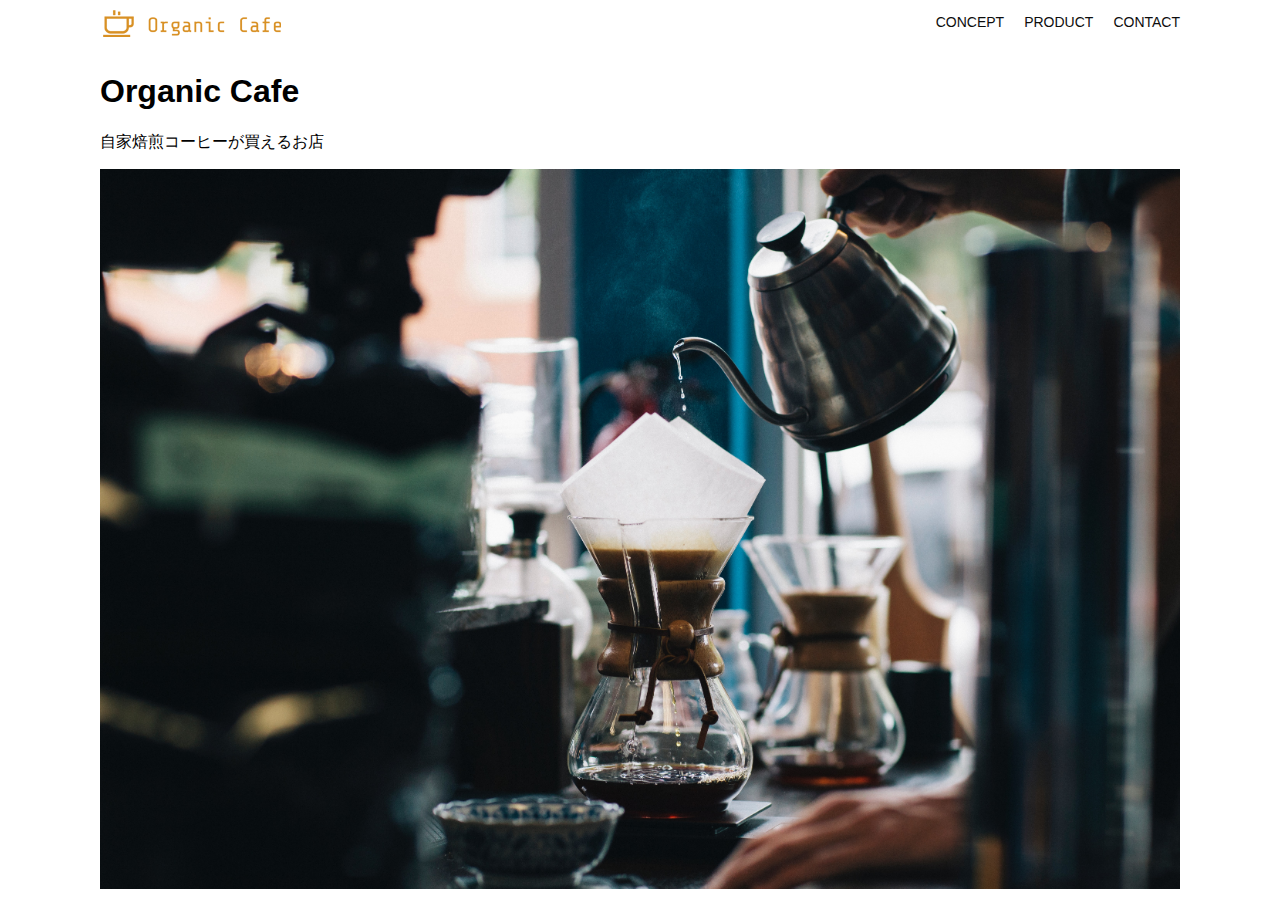
<file: html-css-kadai_013/index.html>
<!DOCTYPE html>
<html>
    <head>
        <title>Organic Cafe</title>
        <meta charset="UTF-8">
        <meta name="description" content="Organic Cafe 自家焙煎コーヒーが買えるお店">
        <meta name="viewport" content="width=device-width, initial-scale=1.0">
        <link rel="stylesheet" href="style.css">
    </head>
    <body>
        <header>
            <!--ロゴ-->
            <a href="index.html" id="logo"><img src="images/logo.png" alt="トップページ"></a>

            <!--PC用ナビゲーション-->
            <nav id="nav-pc">
                <ul>
                    <li><a>CONCEPT</a></li>
                    <li><a>PRODUCT</a></li>
                    <li><a>CONTACT</a></li>
                </ul>
            </nav>
            <!-- スマホ用メニューボタン -->
             <button id="menu-sp" onclick="document.getElementById('nav-sp').style.display = 'block'">
                <img src="images/button-menu.png" alt="ナビゲーションを開く" >
            </button>
            <!-- スマホ用ナビゲーション -->
            <div id="nav-sp">
                <button id="close" onclick="document.getElementById('nav-sp').style.display = 'none'">
                    <img src="images/button-close.png" alt="ナビゲーションを閉じる">
                </button>
                <nav>
                    <ul>
                        <li>
                            <a id="logo-sp" href="index.html" onclick="document.getElementById('nav-sp').style.display = 'none'">
                                <img src="images/logo-sp.png" alt="トップページに戻る">
                            </a>
                        </li>
                        <li>
                            <a class="menu" href="index.html#concept" onclick="document.getElementById('nav-sp').style.display = 'none'">CONCEPT</a>
                        </li>
                        <li>
                            <a class="menu" href="index.html#product" onclick="document.getElementById('nav-sp').style.display = 'none'">PRODUCT</a>
                        </li>
                        <li>
                            <a class="menu" href="index.html#contact" onclick="document.getElementById('nav-sp').style.display = 'none'">CONTACT</a>
                        </li>
                </ul>
                </nav>
            </div>
        </header>
        <article>
            <!--メインビジュアル-->
            <section id="main-visual">
                <div id="main-message">
                    <h1>Organic Cafe</h1>
                    <p>自家焙煎コーヒーが買えるお店</p>
                </div>
                <img src="images/main-image.jpg" alt="コーヒーを注ぐ画像">
            </section>
        </article>
    </body>
</html>
</file>
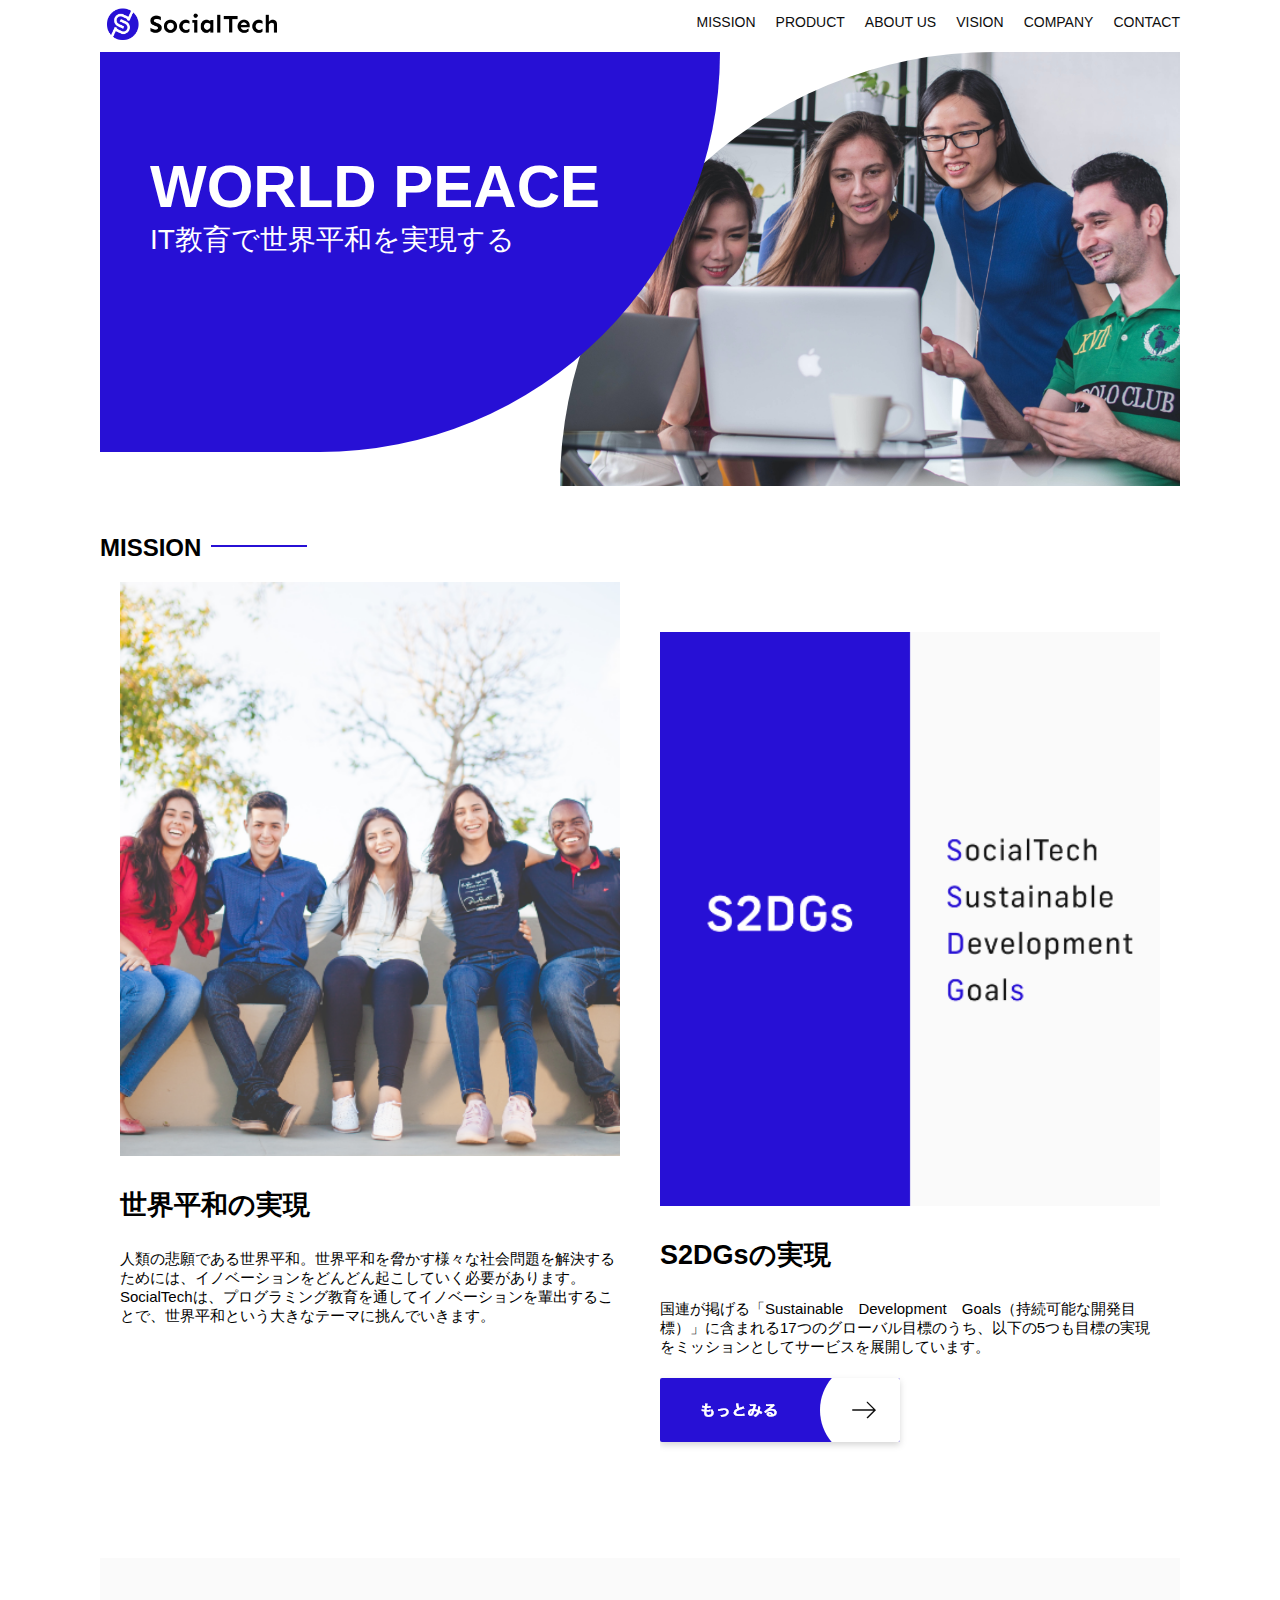
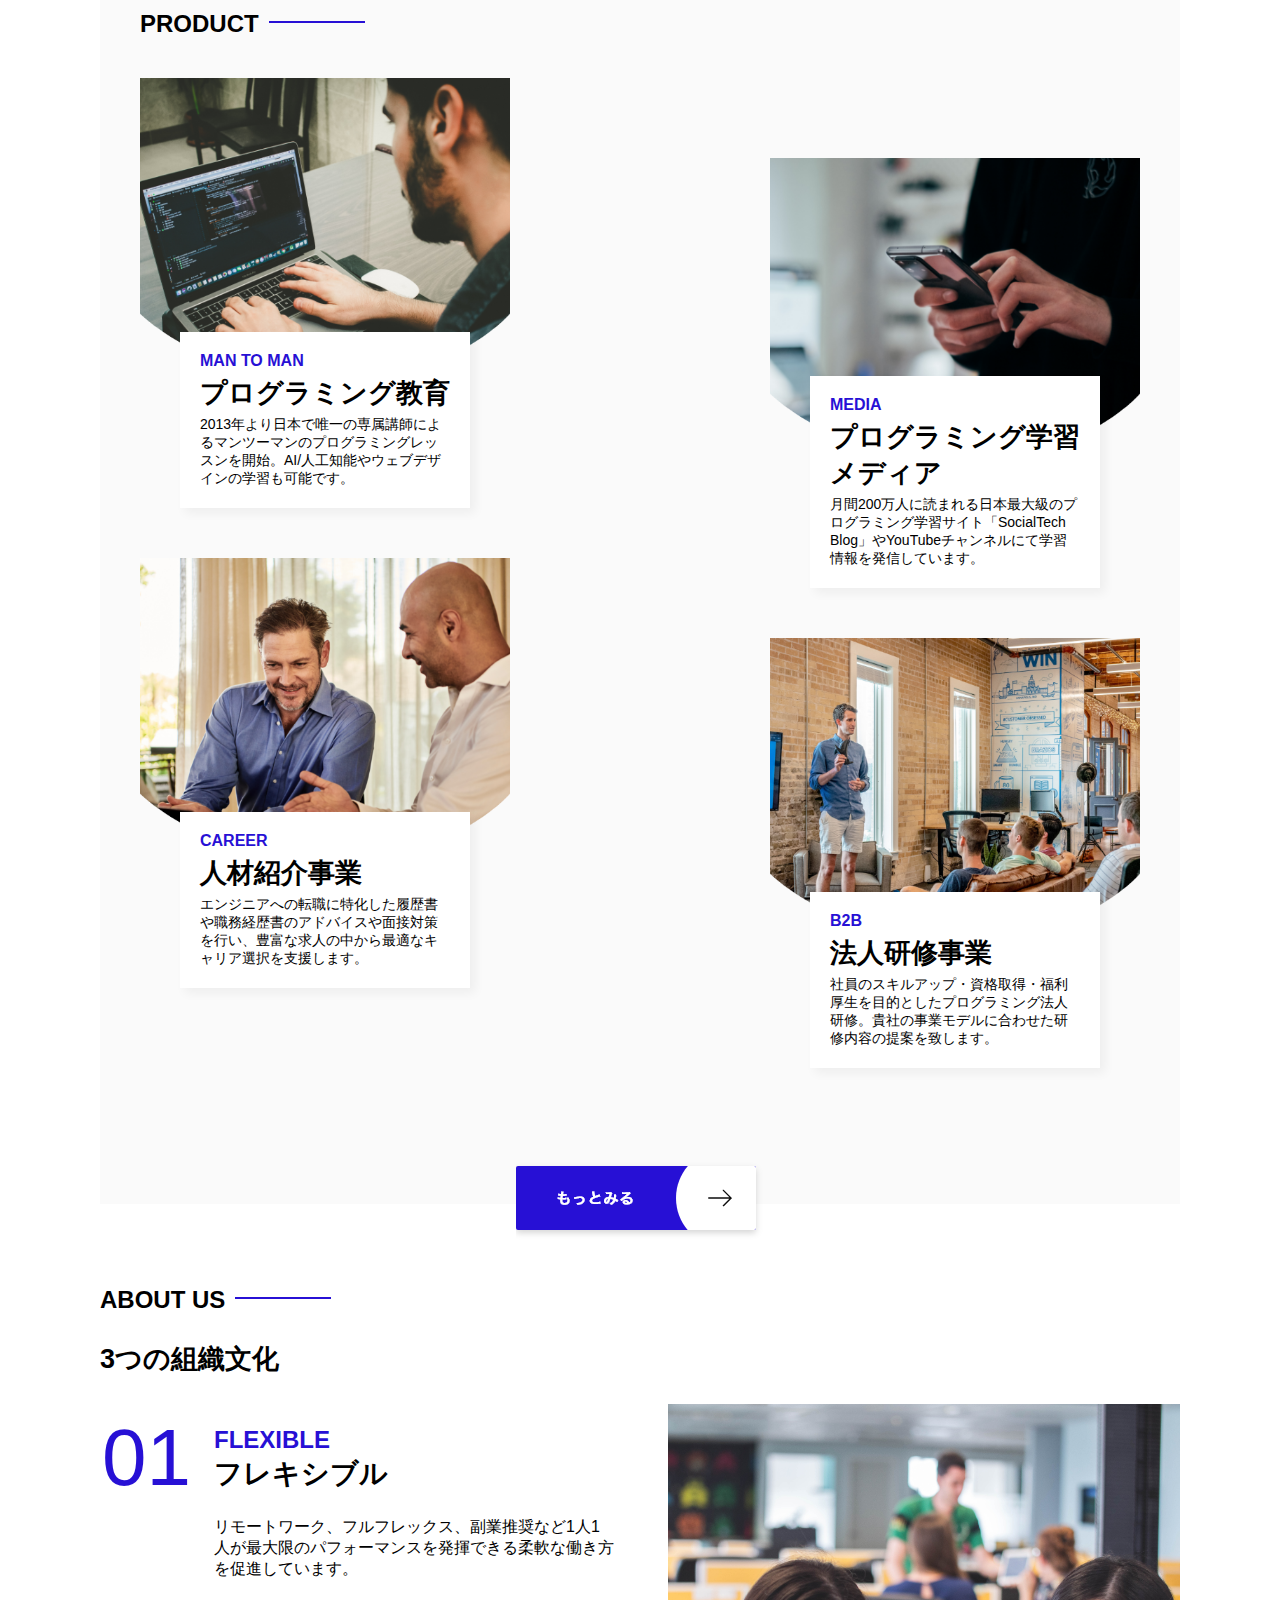
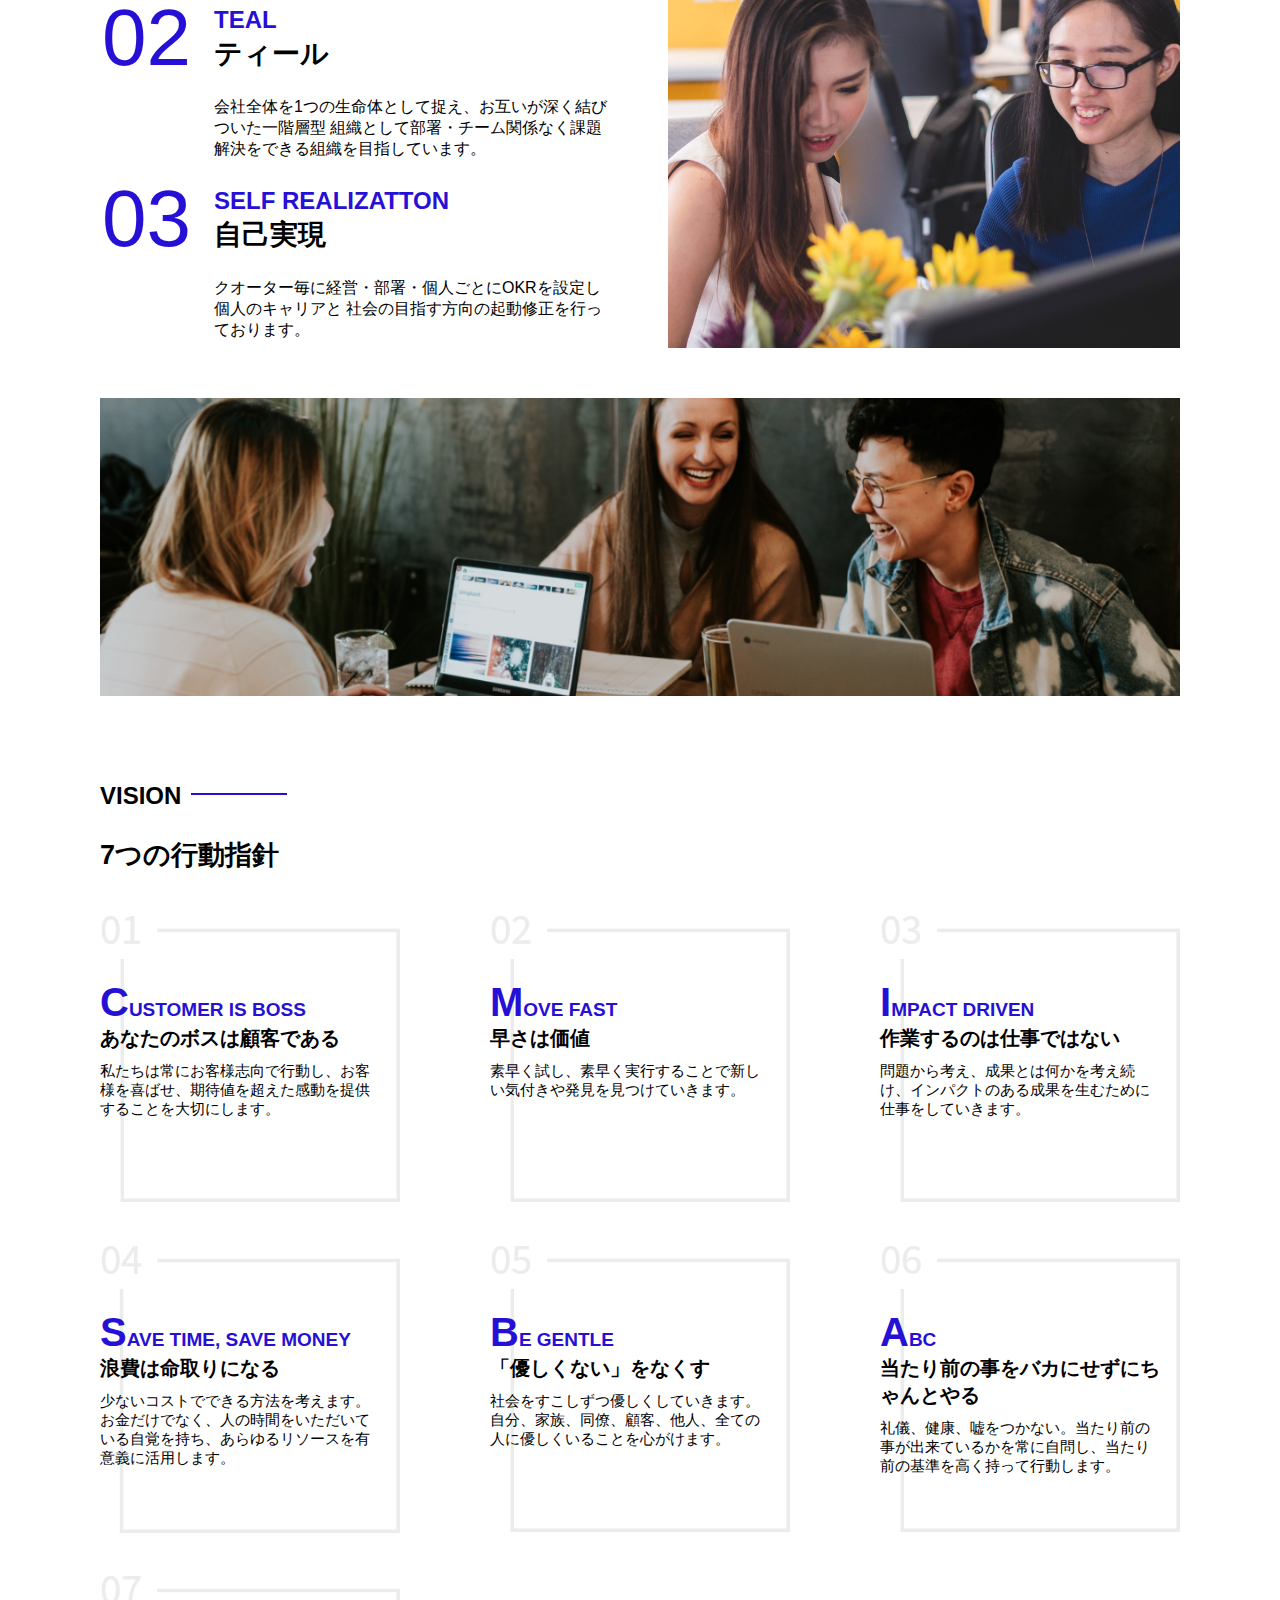
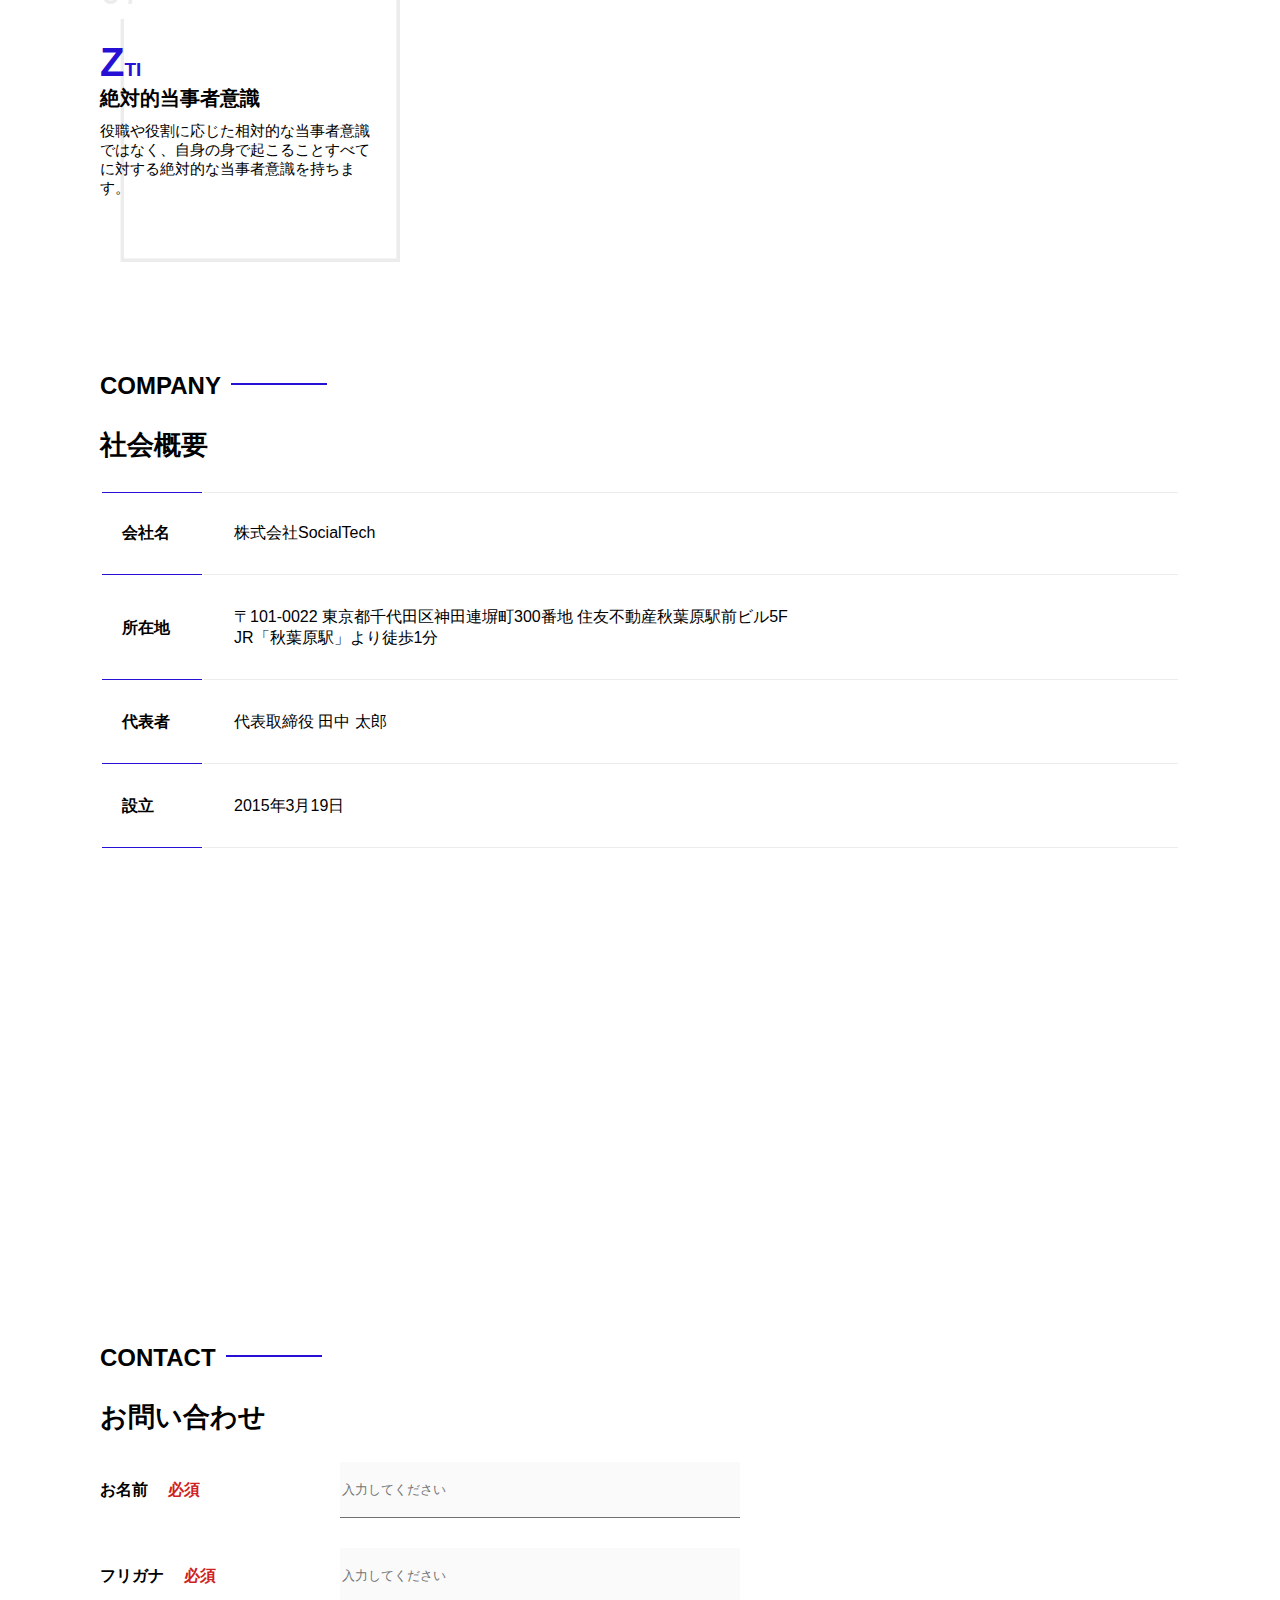
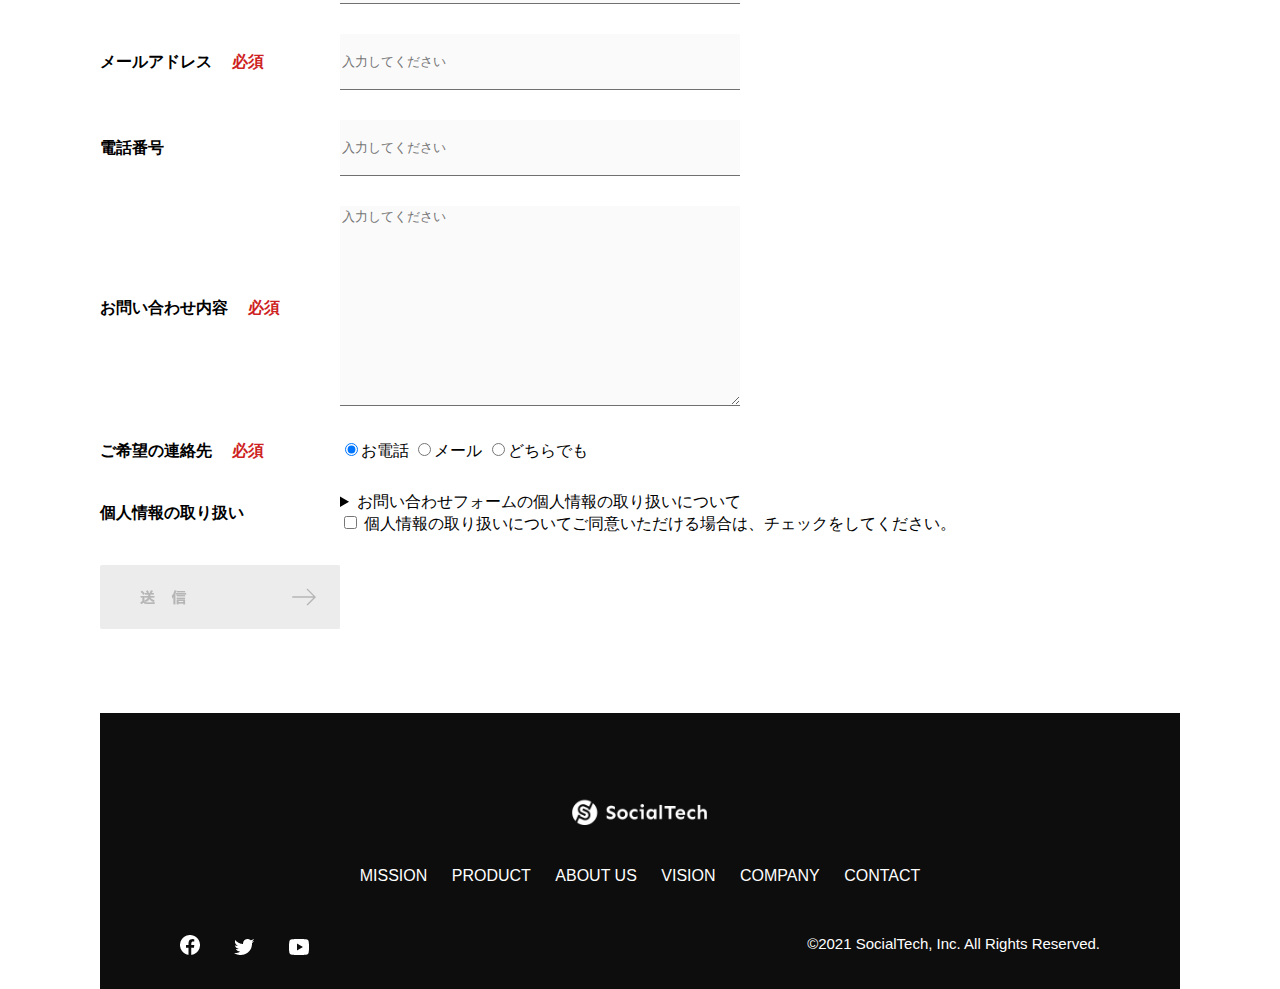
<file: kadai_tutorial_output/socialtech/index.html>
<!DOCTYPE html>
<html>
    <head>
        <title>SocialTech</title>
        <meta charset="UTF-8">
        <meta name="description" content="SocialTechはEdTech業界のリーディングカンパニーをめざします。">
        <meta name="viewport" content="width-device-width,initial-scale=1.0">
        <link rel="stylesheet" href="style.css">
    </head>
    <body>
        <!--ヘッダー-->
        <header>
            <!--ロゴ-->
            <a href="index.html" id="logo">
                <img src="images/images/logo.png" alt="トップページに戻る">
            </a>
            <!--PC用ナビゲーション-->
            <nav id="nav-pc">
                <ul>
                    <li><a href="mission.html">MISSION</a></li>
                    <li><a href="product.html">PRODUCT</a></li>
                    <li><a href="index.html#aboutus">ABOUT US</a></li>
                    <li><a href="index.html#vision">VISION</a></li>
                    <li><a href="index.html#company">COMPANY</a></li>
                    <li><a href="index.html#contact">CONTACT</a></li>
                </ul>
            </nav>
            <!--スマホ用ナビゲーション-->
            <button id="menu-sp" onclick="document.getElementById('nav-sp').style.display='block'">
                <img src="images/images/button-menu.png" alt="ナビゲーションを開く">
            </button>
            <!--スマホ用ナビゲーション-->
            <div id="nav-sp">
                <button id="close" onclick="document.getElementById('nav-sp').style.display='none'">
                <img src="images/images/button-close.png" alt="ナビゲーションを閉じる">
                </button>
            
                <nav>
                    <ul>
                        <li>
                            <a id="logo-sp" href="index.html" onclick="document.getElementById('nav-sp').style.display='none'"><img src="images/images/logo-sp.png" alt="トップページに戻る"></a>
                        </li>
                        <li><a class="menu" href="mission.html" onclick="document.getElementById('nav-sp').style.display='none'">MISSION</a></li>
                        <li><a class="menu" href="product.html" onclick="document.getElementById('nav-sp').style.display='none'">PRODUCT</a></li>
                        <li><a class="menu" href="index.html#aboutus" onclick="document.getElementById('nav-sp').style.display='none'">ABOUT US</a></li>
                        <li><a class="menu" href="index.html#vision" onclick="document.getElementById('nav-sp').style.display='none'">VISION</a></li>
                        <li><a class="menu" href="index.html#company" onclick="document.getElementById('nav-sp').style.display='none'">COMPANY</a></li>
                        <li><a class="menu" href="index.html#contact" onclick="document.getElementById('nav-sp').style.display='none'">CONTACT</a></li>
                    </ul>
                </nav>
                <div id="sns">
                    <a href="https://www.facebook.com/sejuku2013">
                        <img src="images/images/button-facebook.png" alt="Facebookのリンク">
                    </a>
                    <a href="https://twitter.com/samuraijuku">
                        <img src="images/images/button-twitter.png" alt="Twitterのリンク">
                    </a>
                    <a href="https://www.youtube.com/channel/UCCFOQO5aDK0xXam4cUQXT8g">
                        <img src="images/images/button-youtube.png" alt="YouTubeのリンク">
                    </a>
                </div>
            </div>
        </header>
        <main>
            <article>
                <!--メインビジュアル-->
                <section id="main-visual">
                    <div id="main-message">
                        <h1>WORLD PEACE</h1>
                        <p>IT教育で世界平和を実現する</p>
                    </div>
                    <img src="images/images/index/index-main.png" alt="PCの周りに集まる多国籍の仲間たち">
                </section>
                <!--ミッション-->
                <section id="mission">
                    <h2 class="index-h2">MISSION</h2>
                    <div id="mission-flex">
                        <div>
                            <img id="mission-photo" src="images/images/index/index-mission.png" alt="屋外のベンチで写真を撮影する多国籍の仲間たち">
                            <h3>世界平和の実現</h3>
                            <p>
                                人類の悲願である世界平和。世界平和を脅かす様々な社会問題を解決するためには、イノベーションをどんどん起こしていく必要があります。SocialTechは、プログラミング教育を通してイノベーションを輩出することで、世界平和という大きなテーマに挑んでいきます。
                            </p>
                        </div>
                        <div>
                            <img id="s2dgs" src="images/images/index/s2dgs.png" alt="S2DGs">
                            <h3>S2DGsの実現</h3>
                            <p>国連が掲げる「Sustainable　Development　Goals（持続可能な開発目標）」に含まれる17つのグローバル目標のうち、以下の5つも目標の実現をミッションとしてサービスを展開しています。</p>
                            <a href="mission.html">
                                <img src="images/images/button-more.png" alt="もっとみる">
                            </a>
                        </div>
                    </div>
                </section>
                <!--プロダクト-->
                <section id="product">
                    <h2 class="index-h2">PRODUCT</h2>
                    <div class="product-flex">
                        <div id="product-left">
                            <div>
                                <img class="product-photo" src="images/images/index/index-mantoman.png" alt="PCでコードを書く男性">
                                <div class="product-explain">
                                    <span>MAN TO MAN</span>
                                    <h3>プログラミング教育</h3>
                                    <p>2013年より日本で唯一の専属講師によるマンツーマンのプログラミングレッスンを開始。AI/人工知能やウェブデザインの学習も可能です。</p>
                                </div>
                            </div>
                            <div>
                                <img class="product-photo" src="images/images/index/index-career.png" alt="笑顔で話し合う2人の男性">
                                <div class="product-explain">
                                    <span>CAREER</span>
                                    <h3>人材紹介事業</h3>
                                    <p>エンジニアへの転職に特化した履歴書や職務経歴書のアドバイスや面接対策を行い、豊富な求人の中から最適なキャリア選択を支援します。</p>
                                </div>
                            </div>
                        </div>
                        <div id="product-right">
                            <div>
                                <img class="product-photo" src="images/images/index/index-media.png" alt="スマートフォンを操作する人">
                                <div class="product-explain">
                                    <span>MEDIA</span>
                                    <h3>プログラミング学習メディア</h3>
                                    <p>月間200万人に読まれる日本最大級のプログラミング学習サイト「SocialTech　Blog」やYouTubeチャンネルにて学習情報を発信しています。</p>
                                </div>
                            </div>
                            <div>
                                <img class="product-photo" src="images/images/index/index-b2b.png" alt="公演中の男性とそれを聴く人々">
                                <div class="product-explain">
                                    <span>B2B</span>
                                    <h3>法人研修事業</h3>
                                    <p>社員のスキルアップ・資格取得・福利厚生を目的としたプログラミング法人研修。貴社の事業モデルに合わせた研修内容の提案を致します。</p>
                                </div>
                            </div>
                        </div>
                    </div>
                    <div id="product-more">
                        <a href="product.html">
                            <img src="images/images/button-more.png" alt="もっとみる">
                        </a>
                    </div>
                </section>
                <!--ABOUT US-->
                <section id="aboutus">
                    <h2 class="index-h2">ABOUT US</h2>
                    <h3>3つの組織文化</h3>
                    <div>
                        <table class="culture-table">
                            <tr>
                                <td class="culture-num">01</td>
                                <th><span class="culture-en">FLEXIBLE</span><br>フレキシブル</th>
                            </tr>
                            <tr>
                                <td>
                                    <!--空のセル-->
                                </td>
                                <td class="culture-description">リモートワーク、フルフレックス、副業推奨など1人1人が最大限のパフォーマンスを発揮できる柔軟な働き方を促進しています。</td>
                            </tr>
                            <tr>
                                <td class="culture-num">02</td>
                                <th><span class="culture-en">TEAL</span><br>ティール</th>
                            </tr>
                            <tr>
                                <td>
                                    <!--空のセル-->
                                </td>
                                <td class="culture-description">会社全体を1つの生命体として捉え、お互いが深く結びついた一階層型 組織として部署・チーム関係なく課題解決をできる組織を目指しています。</td>
                            </tr>
                            <tr>
                                <td class="culture-num">03</td>
                                <th><span class="culture-en">SELF REALIZATTON</span><br>自己実現</th>
                            </tr>
                            <tr>
                                <td>
                                    <!--空のセル-->
                                </td>
                                <td class="culture-description">クオーター毎に経営・部署・個人ごとにOKRを設定し個人のキャリアと 社会の目指す方向の起動修正を行っております。</td>
                            </tr>
                        </table>
                        <img class="culture-img" src="images/images/index/index-aboutus1.png" alt="笑顔で話し合う2人の女性">
                    </div>
                    <img class="culture-img2" src="images/images/index/index-aboutus2.png" alt="笑顔で話し合う3人の男女">
                </section>
                <!--VISION-->
                <section id="vision">
                    <h2 class="index-h2">VISION</h2>
                    <h3>7つの行動指針</h3>
                    <div>
                        <div class="vision-box">
                            <img src="images/images/index/vision-01.png" alt="01">
                            <div>
                                <h4>CUSTOMER IS BOSS</h4>
                                <h5>あなたのボスは顧客である</h5>
                                <p>私たちは常にお客様志向で行動し、お客様を喜ばせ、期待値を超えた感動を提供することを大切にします。</p>
                            </div>
                        </div>
                        <div class="vision-box">
                            <img src="images/images/index/vision-02.png" alt="02">
                            <div>
                                <h4>MOVE FAST</h4>
                                <h5>早さは価値</h5>
                                <p>素早く試し、素早く実行することで新しい気付きや発見を見つけていきます。</p>
                            </div>
                        </div>
                        <div class="vision-box">
                            <img src="images/images/index/vision-03.png" alt="03">
                            <div>
                                <h4>IMPACT DRIVEN</h4>
                                <h5>作業するのは仕事ではない</h5>
                                <p>問題から考え、成果とは何かを考え続け、インパクトのある成果を生むために仕事をしていきます。</p>
                            </div>
                        </div>
                        <div class="vision-box">
                            <img src="images/images/index/vision-04.png" alt="04">
                            <div>
                                <h4>SAVE TIME, SAVE MONEY</h4>
                                <h5>浪費は命取りになる</h5>
                                <p>少ないコストでできる方法を考えます。お金だけでなく、人の時間をいただいている自覚を持ち、あらゆるリソースを有意義に活用します。</p>
                            </div>
                        </div>
                        <div class="vision-box">
                            <img src="images/images/index/vision-05.png" alt="05">
                            <div>
                                <h4>BE GENTLE</h4>
                                <h5>「優しくない」をなくす</h5>
                                <p>社会をすこしずつ優しくしていきます。自分、家族、同僚、顧客、他人、全ての人に優しくいることを心がけます。</p>
                            </div>
                        </div>
                        <div class="vision-box">
                            <img src="images/images/index/vision-06.png" alt="06">
                            <div>
                                <h4>ABC</h4>
                                <h5>当たり前の事をバカにせずにちゃんとやる</h5>
                                <p>礼儀、健康、嘘をつかない。当たり前の事が出来ているかを常に自問し、当たり前の基準を高く持って行動します。</p>
                            </div>
                        </div>
                        <div class="vision-box">
                            <img src="images/images/index/vision-07.png" alt="07">
                            <div>
                                <h4>ZTI</h4>
                                <h5>絶対的当事者意識</h5>
                                <p>役職や役割に応じた相対的な当事者意識ではなく、自身の身で起こることすべてに対する絶対的な当事者意識を持ちます。</p>
                            </div>
                        </div>
                    </div>
                </section>
                <!--COMPANY-->
                <section id="company">
                    <h2 class="index-h2">COMPANY</h2>
                    <h3>社会概要</h3>
                    <table id="company-table">
                        <tr>
                            <th class="tableheader tableheader-first">会社名</th>
                            <td class="cell cell-first">株式会社SocialTech</td>
                        </tr>
                        <tr>
                            <th class="tableheader">所在地</th>
                            <td class="cell">〒101-0022 東京都千代田区神田連塀町300番地 住友不動産秋葉原駅前ビル5F<br>JR「秋葉原駅」より徒歩1分</td>
                        </tr>
                        <tr>
                            <th class="tableheader">代表者</th>
                            <td class="cell">代表取締役 田中 太郎</td>
                        </tr>
                        <tr>
                            <th class="tableheader">設立</th>
                            <td class="cell">2015年3月19日</td>
                        </tr>
                    </table>
                    <iframe 
                    src="https://www.google.com/maps/embed?pb=!1m18!1m12!1m3!1d3240.068855133681!2d139.77207767578852!3d35.69992317258122!2m3!1f0!2f0!3f0!3m2!1i1024!2i768!4f13.1!3m3!1m2!1s0x60188fee13660e23%3A0x77137876edf742ac!2z5L2P5Y-L5LiN5YuV55Sj56eL6JGJ5Y6f6aeF5YmN44OT44Or!5e0!3m2!1sja!2sjp!4v1738830195604!5m2!1sja!2sjp"
                    style="border:0;" allowfullscreen="" loading="lazy">
                    </iframe>
                </section>
                <!--お問い合わせフォーム-->
                <section id="contact">
                    <h2 class="index-h2">CONTACT</h2>
                    <h3>お問い合わせ</h3>
                    <form>
                        <div>
                            <div class="contact-heading">
                                <label class="contact-label">お名前<span class="contact-span">必須</span></label>
                            </div>
                            <div>
                                <input type="text" name="name" placeholder="入力してください" class="contact-textbox">
                            </div>
                        </div>
                        <div>
                            <div class="contact-heading">
                                <label class="contact-label">フリガナ<span class="contact-span">必須</span></label>
                            </div>
                            <div>
                                <input type="text" name="hurigana" placeholder="入力してください" class="contact-textbox">
                            </div>
                        </div>
                        <div>
                            <div class="contact-heading">
                                <label class="contact-label">メールアドレス<span class="contact-span">必須</span></label>
                            </div>
                            <div>
                                <input type="text" name="email" placeholder="入力してください" class="contact-textbox">
                            </div>
                        </div>
                        <div>
                            <div class="contact-heading">
                                <label class="contact-label">電話番号</label>
                            </div>
                            <div>
                                <input type="text" name="tel" placeholder="入力してください" class="contact-textbox">
                            </div>
                        </div>
                        <div>
                            <div class="contact-heading">
                                <label class="contact-label">お問い合わせ内容<span class="contact-span">必須</span></label>
                            </div>
                            <div>
                                <textarea class="contact-textarea" placeholder="入力してください" name="message"></textarea>
                            </div>
                        </div>
                        <div>
                            <div class="contact-heading">
                                <label class="contact-label">ご希望の連絡先<span class="contact-span">必須</span></label>
                            </div>
                            <div>
                                <input class="radiobutton" type="radio" value="tel" name="contact" checked><label>お電話</label>
                                <input class="radiobutton" type="radio" value="mail" name="contact"><label>メール</label>
                                <input class="radiobutton" type="radio" value="both" name="contact"><label>どちらでも</label>
                            </div>
                        </div>
                        <div>
                            <div class="contact-heading">
                              <label class="contact-label">個人情報の取り扱い</label>
                            </div>
                            <div>
                              <details>
                                <summary>お問い合わせフォームの個人情報の取り扱いについて</summary>
                                <div>
                                  <dl>
                                    <dt>１．組織の名称又は氏名</dt>
                                    <dd>株式会社SocialTech</dd>
                                    <dt>２．個人情報保護管理者（若しくはその代理人）の氏名又は職名、所属及び連絡先</dt>
                                    <dd>
                                      <p>鈴木 一郎 コーポレート部</p>
                                      <p>メールアドレス：samurai@example.com</p>
                                      <p>TEL：03-1234-5678</p>
                                    </dd>
                                    <dt>３．個人情報の利用目的</dt>
                                    <dd>
                                      <ul>
                                        <li>本サービス及び本サービスに関連する情報の提供又はそれらに関する連絡のため</li>
                                        <li>ユーザーの本人確認のため</li>
                                        <li>当社サービスのご案内のため</li>
                                        <li>当社の商品等の広告または宣伝（電子メールによるものを含むものとします。）</li>
                                      </ul>
                                    </dd>
                                    <dt>４．個人情報の取り扱い業務の委託</dt>
                                    <dd>個人情報の取扱業務の全部または一部を外部に業務委託する場合があります。その際、弊社は、個人情報を適切に保護できる管理体制を敷き実行していることを条件として委託先を厳選したうえで、機密保持契約を委託先と締結し、お客様の個人情報を厳密に管理させます。</dd>
                                    <dt>５．個人情報の開示等の請求</dt>
                                    <dd>
                                      お客様は、弊社に対してご自身の個人情報の開示等（利用目的の通知、開示、内容の訂正・追加・削除、利用の停止または消去、第三者への提供の停止）に関して、当社問合わせ窓口に申し出ることができます。<br>
                                      その際、弊社はお客様ご本人を確認させていただいたうえで、合理的な期間内に対応いたします。<br>
                                      なお、個人情報に関する弊社問合わせ先は、次の通りです。
                                    </dd>
                                    <dd>
                                      <p>株式会社SocialTech　個人情報問合せ窓口</p>
                                      <p>〒150-0043　東京都千代田区神田練塀町300番地 住友不動産秋葉原駅前ビル5F</p>
                                      <p>メールアドレス：samurai@example.com　TEL：03-1234-5678</p>
                                    </dd>
              
                                    <dt>６．個人情報を提供されることの任意性について</dt>
                                    <dd>お客様がご自身の個人情報を弊社に提供されるか否かは、お客様のご判断によりますが、もしご提供されない場合には、適切なサービスが提供できない場合がありますので予めご了承ください。</dd>
                                  </dl>
                                </div>
                              </details>
                              <input type="checkbox" name="agree">
                              <span>個人情報の取り扱いについてご同意いただける場合は、チェックをしてください。</span>
                            </div>
                          </div>
                          <input type="image" src="images/images/button-submit.png" alt="送信する">
                    </form>
                </section>
            </article>
        </main>
        <footer>
            <div id="footer-logo">
                <img src="images/images/logo-sp.png" alt="SocialTech">
            </div>
            <div id="footer-link">
                <a href="mission.html">MISSION</a>
                <a href="product.html">PRODUCT</a>
                <a href="index.html#aboutus">ABOUT US</a>
                <a href="index.html#vision">VISION</a>
                <a href="index.html#company">COMPANY</a>
                <a href="index.html#contact">CONTACT</a>
            </div>
            <div id="sns-footer">
                <div class="sns-btns">
                    <a href="https://www.facebook.com/sejuku2013"><img src="images/images/button-facebook.png" alt="Facebookのリンク"></a>
                    <a href="https://twitter.com/samuraijuku"><img src="images/images/button-twitter.png" alt="Twitterのリンク"></a>
                    <a href="https://www.youtube.com/channel/UCCF0Q05aDK0xXam4cUQXT8g"><img src="images/images/button-youtube.png" alt="YouTubeのリンク"></a>
                </div>
                <p id="copyright">&copy;2021 SocialTech, Inc. All Rights Reserved.</p>
            </div>
        </footer>
    </body>
</html>
</file>
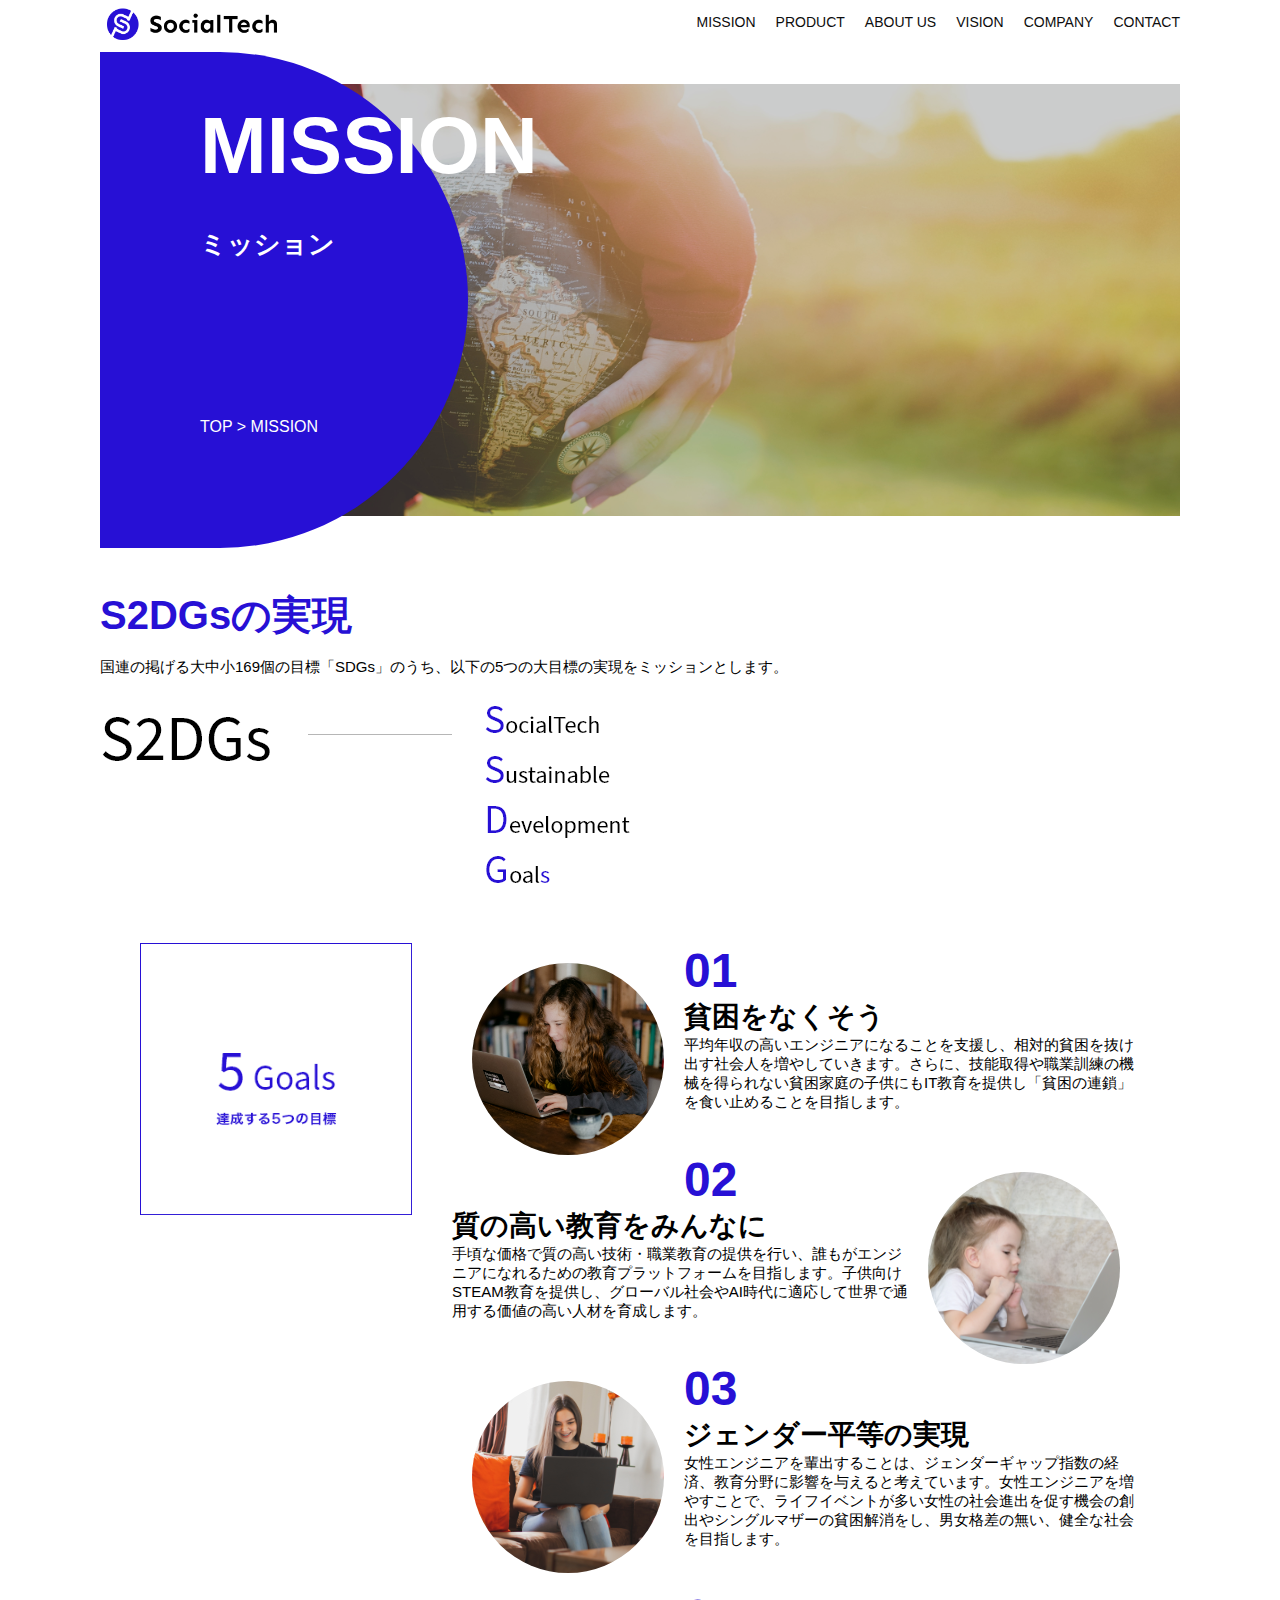
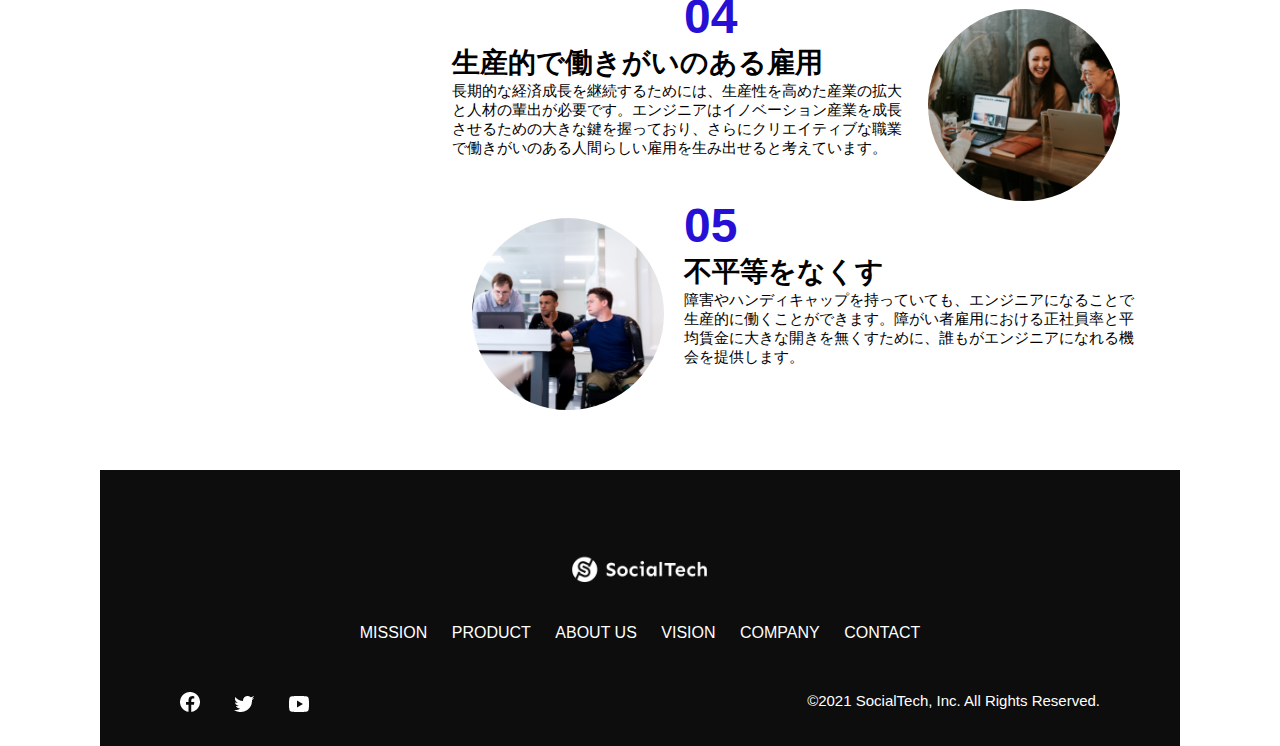
<file: kadai_tutorial_output/socialtech/mission.html>
<!DOCTYPE html>
<html>
  <head>
    <title>SocialTech - MISSION ミッション</title>
    <meta charset="utf-8">
    <meta name="description" content="SocialTechが目指す5つの目標（S2DGs）を紹介します">
    <meta name="viewport" content="width=device-width, initial-scale=1.0">
    <link rel="stylesheet" href="style.css">
  </head>

  <body>
    <!-- ヘッダー -->
    <header>
      <!-- ロゴ -->
      <a href="index.html" id="logo">
        <img src="images/images/logo.png" alt="トップページに戻る">
      </a>

      <!-- PC用ナビゲーション -->
      <nav id="nav-pc">
        <ul>
          <li><a href="mission.html">MISSION</a></li>
          <li><a href="product.html">PRODUCT</a></li>
          <li><a href="index.html#aboutus">ABOUT US</a></li>
          <li><a href="index.html#vision">VISION</a></li>
          <li><a href="index.html#company">COMPANY</a></li>
          <li><a href="index.html#contact">CONTACT</a></li>
        </ul>
      </nav>

      <!-- スマホ用メニューボタン -->
      <button id="menu-sp" onclick="document.getElementById('nav-sp').style.display = 'block'">
        <img src="images/images/button-menu.png" alt="ナビゲーションを開く">
      </button>

      <!-- スマホ用ナビゲーション -->
      <div id="nav-sp">
        <button id="close" onclick="document.getElementById('nav-sp').style.display = 'none'">
          <img src="images/images/button-close.png" alt="ナビゲーションを閉じる">
        </button>

        <nav>
          <ul>
            <li>
              <a id="logo-sp" href="index.html" onclick="document.getElementById('nav-sp').style.display = 'none'"><img src="images/images/logo-sp.png" alt="トップページに戻る"></a>
            </li>
            <li><a class="menu" href="mission.html" onclick="document.getElementById('nav-sp').style.display = 'none'">MISSION</a></li>
            <li><a class="menu" href="product.html" onclick="document.getElementById('nav-sp').style.display = 'none'">PRODUCT</a></li>
            <li><a class="menu" href="index.html#aboutus" onclick="document.getElementById('nav-sp').style.display = 'none'">ABOUT US</a></li>
            <li><a class="menu" href="index.html#vision" onclick="document.getElementById('nav-sp').style.display = 'none'">VISION</a></li>
            <li><a class="menu" href="index.html#company" onclick="document.getElementById('nav-sp').style.display = 'none'">COMPANY</a></li>
            <li><a class="menu" href="index.html#contact" onclick="document.getElementById('nav-sp').style.display = 'none'">CONTACT</a></li>
          </ul>
        </nav>
        <div id="sns">
          <a href="https://www.facebook.com/sejuku2013">
            <img src="images/images/button-facebook.png" alt="Facebookのリンク">
          </a>
          <a href="https://twitter.com/samuraijuku">
            <img src="images/images/button-twitter.png" alt="Twitterのリンク">
          </a>
          <a href="https://www.youtube.com/channel/UCCFOQO5aDK0xXam4cUQXT8g">
            <img src="images/images/button-youtube.png" alt="YouTubeのリンク">
          </a>
        </div>
      </div>
    </header>

    <main>
      <article>
        <section id="mission-main">
            <div class="mission-main-inner">
                <div id="mission-title">
                    <h1>MISSION<br><span>ミッション</span></h1>
                    <p>TOP > MISSION</p>
                </div>
            </div>
        </section>
        <section id="mission-s2dgs">
            <h2 class="mission-h2">S2DGsの実現</h2>
            <p>国連の掲げる大中小169個の目標「SDGs」のうち、以下の5つの大目標の実現をミッションとします。</p>
            <img src="images/images/mission/mission-s2dgs.png" alt="S2DGs">
        </section>
        <section id="mission-five-goals">
            <div class="five-goals-image">
                <img src="images/images/mission/mission-5goals.png" alt="5Goals">
            </div>
            <div class="five-goals-read">
                <div>
                    <img class="fivegoals-image-left" src="images/images/mission/mission-5goals01.png" alt="PCを操作する女の子">
                    <span class="fivegoals-number">01</span>
                    <h3 class="fivegoals-h3">貧困をなくそう</h3>
                    <p class="fivegoals-p">平均年収の高いエンジニアになることを支援し、相対的貧困を抜け出す社会人を増やしていきます。さらに、技能取得や職業訓練の機械を得られない貧困家庭の子供にもIT教育を提供し「貧困の連鎖」を食い止めることを目指します。</p>
                </div>
                <div>
                    <img class="fivegoals-image-right" src="images/images/mission/mission-5goals02.png" alt="PCを見つめる小さい女の子">
                    <span class="fivegoals-number">02</span>
                    <h3 class="fivegoals-h3">質の高い教育をみんなに</h3>
                    <p class="fivegoals-p">手頃な価格で質の高い技術・職業教育の提供を行い、誰もがエンジニアになれるための教育プラットフォームを目指します。子供向けSTEAM教育を提供し、グローバル社会やAI時代に適応して世界で通用する価値の高い人材を育成します。</p>
                </div>
                <div>
                    <img class="fivegoals-image-left" src="images/images/mission/mission-5goals03.png" alt="PCを操作する女性">
                    <span class="fivegoals-number">03</span>
                    <h3 class="fivegoals-h3">ジェンダー平等の実現</h3>
                    <p class="fivegoals-p">女性エンジニアを輩出することは、ジェンダーギャップ指数の経済、教育分野に影響を与えると考えています。女性エンジニアを増やすことで、ライフイベントが多い女性の社会進出を促す機会の創出やシングルマザーの貧困解消をし、男女格差の無い、健全な社会を目指します。</p>
                </div>
                <div>
                    <img class="fivegoals-image-right" src="images/images/mission/mission-5goals04.png" alt="笑顔で話し合う3人の男女">
                    <span class="fivegoals-number">04</span>
                    <h3 class="fivegoals-h3">生産的で働きがいのある雇用</h3>
                    <p class="fivegoals-p">長期的な経済成長を継続するためには、生産性を高めた産業の拡大と人材の輩出が必要です。エンジニアはイノベーション産業を成長させるための大きな鍵を握っており、さらにクリエイティブな職業で働きがいのある人間らしい雇用を生み出せると考えています。</p>
                </div>
                <div>
                    <img class="fivegoals-image-left" src="images/images/mission/mission-5goals05.png" alt="障害を持つ男性が生き生きと働く様子">
                    <span class="fivegoals-number">05</span>
                    <h3 class="fivegoals-h3">不平等をなくす</h3>
                    <p class="fivegoals-p">障害やハンディキャップを持っていても、エンジニアになることで生産的に働くことができます。障がい者雇用における正社員率と平均賃金に大きな開きを無くすために、誰もがエンジニアになれる機会を提供します。</p>
                </div>
            </div>
        </section>
      </article>
    </main>

    <footer>
      <div id="footer-logo">
        <img src="images/images/logo-sp.png" alt="SocialTech">
      </div>
      <div id="footer-link">
        <a href="mission.html">MISSION</a>
        <a href="product.html">PRODUCT</a>
        <a href="index.html#aboutus">ABOUT US</a>
        <a href="index.html#vision">VISION</a>
        <a href="index.html#company">COMPANY</a>
        <a href="index.html#contact">CONTACT</a>
      </div>
      <div id="sns-footer">
        <div class="sns-btns">
          <a href="https://www.facebook.com/sejuku2013"><img src="images/images/button-facebook.png" alt="Facebookのリンク"></a>
          <a href="https://twitter.com/samuraijuku"><img src="images/images/button-twitter.png" alt="Twitterのリンク"></a>
          <a href="https://www.youtube.com/channel/UCCFOQO5aDK0xXam4cUQXT8g"><img src="images/images/button-youtube.png" alt="YouTubeのリンク"></a>
        </div>
        <p id="copyright">&copy;2021 SocialTech, Inc. All Rights Reserved.</p>
      </div>
    </footer>

  </body>
</html>
</file>
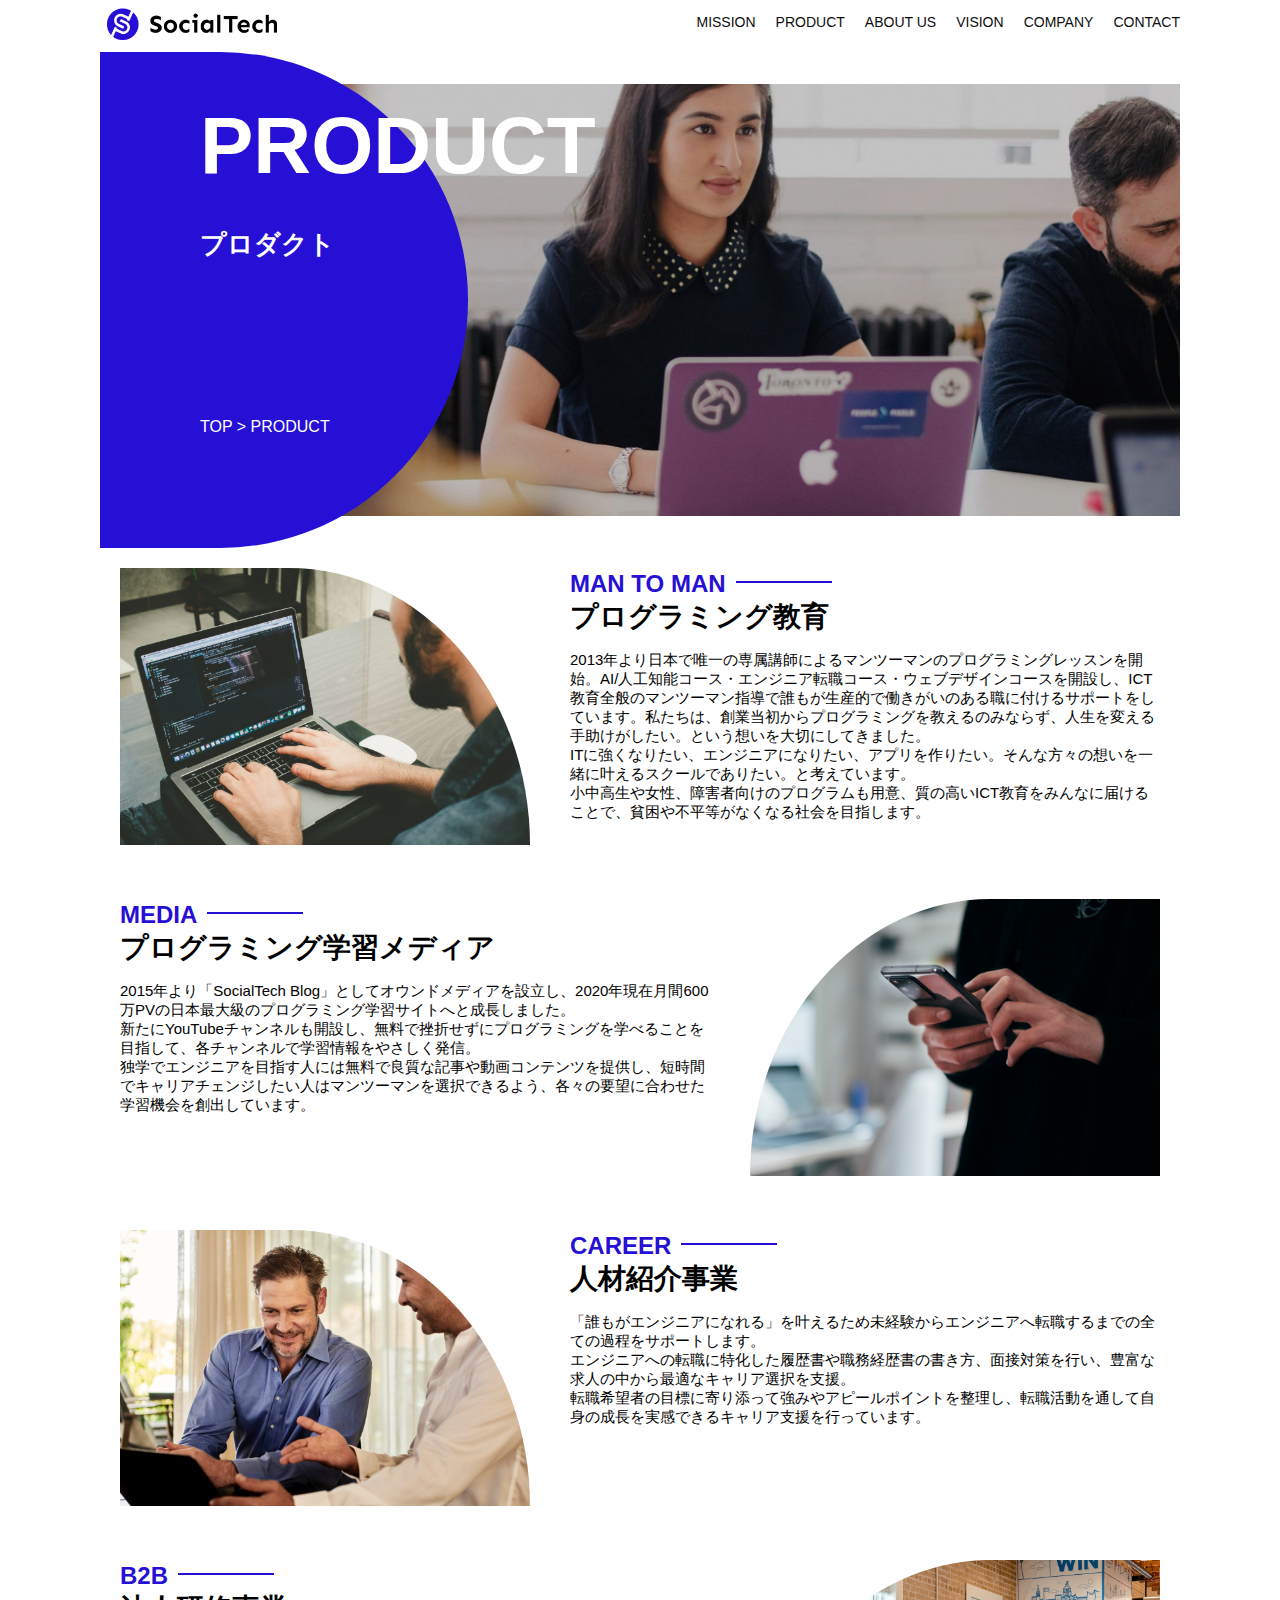
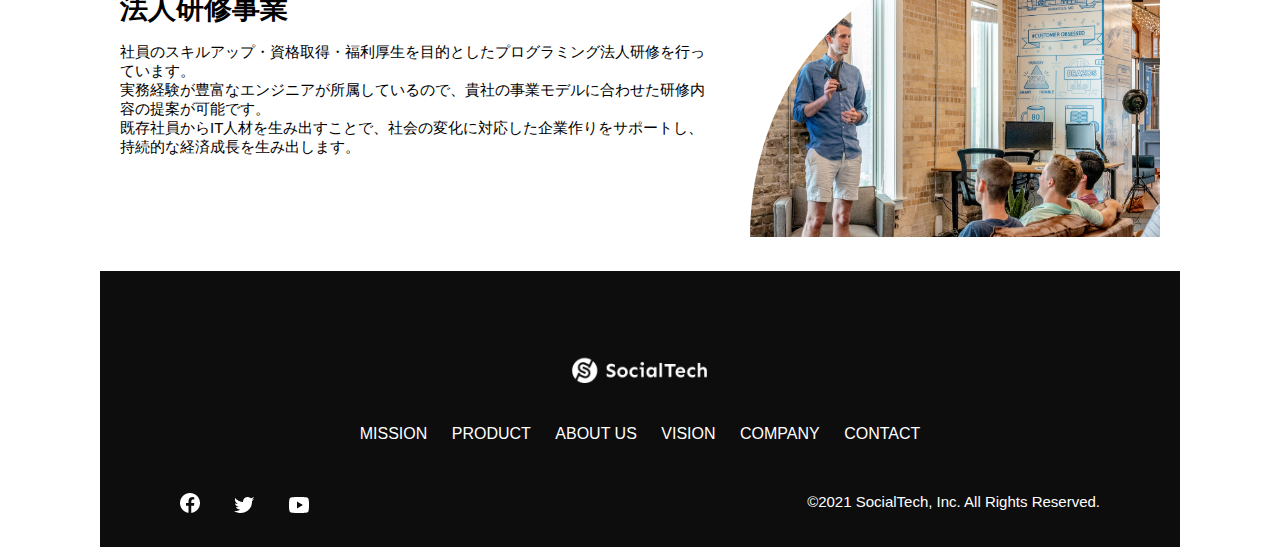
<file: kadai_tutorial_output/socialtech/product.html>
<!DOCTYPE html>
<html>
    <head>
        <title>SocialTech -PRODUCT プロダクト-</title>
        <meta charset="utf-8">
        <meta name="description" content="SocialTechの4つのプロダクトを紹介します">
        <meta name="viewport" content="width=device-width, initial-scale=1.0">
        <link rel="stylesheet" href="style.css">
    </head>
    <body>
        <!--ヘッダー-->
        <header>
            <!--ロゴ-->
            <a href="index.html" id="logo">
                <img src="images/images/logo.png" alt="トップページに戻る">
            </a>
            <!--PC用ナビゲーション-->
            <nav id="nav-pc">
                <ul>
                    <li><a href="mission.html">MISSION</a></li>
                    <li><a href="product.html">PRODUCT</a></li>
                    <li><a href="index.html#aboutus">ABOUT US</a></li>
                    <li><a href="index.html#vision">VISION</a></li>
                    <li><a href="index.html#company">COMPANY</a></li>
                    <li><a href="index.html#contact">CONTACT</a></li>
                </ul>
            </nav>
            <!--スマホ用メニューボタン-->
            <button id="menu-sp" onclick="document.getElementById('nav-sp').style.display = 'block'">
                <img src="images/images/button-menu.png" alt="ナビゲーションを開く">
            </button>
            <!--スマホ用ナビゲーション-->
            <div id="nav-sp">
                <button id="close" onclick="document.getElementById('nav-sp').style.display='none'">
                <img src="images/images/button-close.png" alt="ナビゲーションを閉じる">
                </button>
            
                <nav>
                    <ul>
                        <li>
                            <a id="logo-sp" href="index.html" onclick="document.getElementById('nav-sp').style.display='none'"><img src="images/images/logo-sp.png" alt="トップページに戻る"></a>
                        </li>
                        <li><a class="menu" href="mission.html" onclick="document.getElementById('nav-sp').style.display='none'">MISSION</a></li>
                        <li><a class="menu" href="product.html" onclick="document.getElementById('nav-sp').style.display='none'">PRODUCT</a></li>
                        <li><a class="menu" href="index.html#aboutus" onclick="document.getElementById('nav-sp').style.display='none'">ABOUT US</a></li>
                        <li><a class="menu" href="index.html#vision" onclick="document.getElementById('nav-sp').style.display='none'">VISION</a></li>
                        <li><a class="menu" href="index.html#company" onclick="document.getElementById('nav-sp').style.display='none'">COMPANY</a></li>
                        <li><a class="menu" href="index.html#contact" onclick="document.getElementById('nav-sp').style.display='none'">CONTACT</a></li>
                    </ul>
                </nav>
                <div id="sns">
                    <a href="https://www.facebook.com/sejuku2013">
                        <img src="images/images/button-facebook.png" alt="Facebookのリンク">
                    </a>
                    <a href="https://twitter.com/samuraijuku">
                        <img src="images/images/button-twitter.png" alt="Twitterのリンク">
                    </a>
                    <a href="https://www.youtube.com/channel/UCCFOQO5aDK0xXam4cUQXT8g">
                        <img src="images/images/button-youtube.png" alt="YouTubeのリンク">
                    </a>
                </div>
            </div>
        </header>
        <main>
            <article>
                <section id="product-main">
                    <div class="product-main-inner">
                        <div id="product-title">
                            <h1>PRODUCT<br><span>プロダクト</span></h1>
                            <p>TOP > PRODUCT</p>
                        </div>
                    </div>
                </section>
                <section class="product-section product-section-left">
                    <div class="product-section-img">
                        <img src="images/images/product/product-mantoman.png" alt="PCでコードを書く男性">
                    </div>
                    <div class="product-read">
                        <h2 class="product-h2">MAN TO MAN</h2>
                        <h3 class="product-h3">プログラミング教育</h3>
                        <p>
                            2013年より日本で唯一の専属講師によるマンツーマンのプログラミングレッスンを開始。AI/人工知能コース・エンジニア転職コース・ウェブデザインコースを開設し、ICT教育全般のマンツーマン指導で誰もが生産的で働きがいのある職に付けるサポートをしています。私たちは、創業当初からプログラミングを教えるのみならず、人生を変える手助けがしたい。という想いを大切にしてきました。<br>ITに強くなりたい、エンジニアになりたい、アプリを作りたい。そんな方々の想いを一緒に叶えるスクールでありたい。と考えています。<br>小中高生や女性、障害者向けのプログラムも用意、質の高いICT教育をみんなに届けることで、貧困や不平等がなくなる社会を目指します。
                        </p>
                    </div>
                </section>
                <section class="product-section product-section-right">
                    <div class="product-read">
                        <h2 class="product-h2">MEDIA</h2>
                        <h3 class="product-h3">プログラミング学習メディア</h3>
                        <p>
                            2015年より「SocialTech Blog」としてオウンドメディアを設立し、2020年現在月間600万PVの日本最大級のプログラミング学習サイトへと成長しました。<br>新たにYouTubeチャンネルも開設し、無料で挫折せずにプログラミングを学べることを目指して、各チャンネルで学習情報をやさしく発信。<br>独学でエンジニアを目指す人には無料で良質な記事や動画コンテンツを提供し、短時間でキャリアチェンジしたい人はマンツーマンを選択できるよう、各々の要望に合わせた学習機会を創出しています。
                        </p>
                    </div>
                    <div class="product-section-img">
                        <img src="images/images/product/product-media.png" alt="スマートフォンを操作する人">
                    </div>
                </section>
                <section class="product-section product-section-left">
                    <div class="product-section-img">
                        <img src="images/images/product/product-career.png" alt="笑顔で話し合う2人の男性">
                    </div>
                    <div class="product-read">
                        <h2 class="product-h2">CAREER</h2>
                        <h3 class="product-h3">人材紹介事業</h3>
                        <p>
                            「誰もがエンジニアになれる」を叶えるため未経験からエンジニアへ転職するまでの全ての過程をサポートします。<br>エンジニアへの転職に特化した履歴書や職務経歴書の書き方、面接対策を行い、豊富な求人の中から最適なキャリア選択を支援。<br>転職希望者の目標に寄り添って強みやアピールポイントを整理し、転職活動を通して自身の成長を実感できるキャリア支援を行っています。<br>
                        </p>
                    </div>
                </section>
                <section class="product-section product-section-right">
                    <div class="product-read">
                        <h2 class="product-h2">B2B</h2>
                        <h3 class="product-h3">法人研修事業</h3>
                        <p>
                            社員のスキルアップ・資格取得・福利厚生を目的としたプログラミング法人研修を行っています。<br>実務経験が豊富なエンジニアが所属しているので、貴社の事業モデルに合わせた研修内容の提案が可能です。<br>既存社員からIT人材を生み出すことで、社会の変化に対応した企業作りをサポートし、持続的な経済成長を生み出します。
                        </p>
                    </div>
                    <div class="product-section-img">
                        <img src="images/images/product/product-b2b.png" alt="公演中の男性とそれを聴く人々">
                    </div>
                </section>
            </article>
        </main>
        <footer>
            <div id="footer-logo">
                <img src="images/images/logo-sp.png" alt="SocialTech">
            </div>
            <div id="footer-link">
                <a href="mission.html">MISSION</a>
                <a href="product.html">PRODUCT</a>
                <a href="index.html#aboutus">ABOUT US</a>
                <a href="index.html#vision">VISION</a>
                <a href="index.html#company">COMPANY</a>
                <a href="index.html#contact">CONTACT</a>
            </div>
            <div id="sns-footer">
                <div class="sns-btns">
                    <a href="https://www.facebook.com/sejuku2013"><img src="images/images/button-facebook.png" alt="Facebookのリンク"></a>
                    <a href="https://twitter.com/samuraijuku"><img src="images/images/button-twitter.png" alt="Twitterのリンク"></a>
                    <a href="https://www.youtube.com/channel/UCCF0Q05aDK0xXam4cUQXT8g"><img src="images/images/button-youtube.png" alt="YouTubeのリンク"></a>
                </div>
                <p id="copyright">&copy;2021 SocialTech, Inc. All Rights Reserved.</p>
            </div>
        </footer>
    </body>
</html>
</file>
<file: html-css-kadai_013/style.css>
/*PC,スマホ共有スタイル*/
body{
    max-width: 1080px;
    margin: 0 auto 0 auto;
    font-family: "Source Sans Pro","Hiragino Kaku Gothic ProN", Meiryo, Arial, sans-serif;
}

/*ヘッダー*/
header{
    display: flex;
    justify-content: space-between;
}
#menu-sp{
    display: none;
}
#nav-sp{
    display: none;
}
/*ナビゲーションのレイアウト*/
#nav-pc{
    font-size: 14px;
}
#nav-pc ul{
    display: flex;
    padding-left: 0;
}
#nav-pc li{
    list-style: none;
}
/*ナビゲーションのリンク*/
#nav-pc a{
    text-decoration: none;
    margin-left: 20px;
    color: #0d0d0d;
}
img{
    width: 100%;
    height: auto;
}
/*==================
スマホ用スタイル*/

@media screen and (max-width: 767px) {
    /*PC用ナビゲーション非表示*/
    #nav-pc{
        display: none;
    }

    body{
        min-width: 375px;
        margin: 0;
    }
    /*ハンバーガーメニュー*/
    #menu-sp{
        display: block;
        background-color: transparent;
        float: right;
        padding: 0;
        border: none;
    }
    #nav-sp{
        background-color: #ce933e;
        position: absolute;
        left: 0;
        top: 0;
        height: 100%;
        width: 100%;
        display: none;
        z-index: 100;
    }
    #nav-sp ul{
        padding-left: 0;
    }
    #nav-sp li{
        list-style: none;
    }
    /*xボタン*/
    #close{
        position: absolute;
        top: 20px;
        right: 20px;
        background-color: transparent;
        border: none;
    }
    #logo-sp{
        margin: 80px 0 30px 20px;
    }
    #logo-sp img{
        width: auto;
        height: auto;
    }
    #nav-sp a{
        display: block;
    }
    #nav-sp a:link{
        color: #ffffff;
    }
    #nav-sp a:visited{
        color: #ffffff;
    }
    #nav-sp a:hover{
        color: #ffffff;
        text-decoration: underline;
    }
    #nav-sp a:active{
        color: #ffffff;
    }
    #nav-sp .menu{
        text-decoration: none;
        display: block;
        margin: 0 20px 0 20px;
        height: 44px;
        font-size: 16px;
        background-image: url("images/arrow.png");
        background-repeat: no-repeat;
        background-position: right top;
    }
}
</file>
<file: kadai_tutorial_output/socialtech/style.css>
/*PC,スマホ共有スタイル*/
*{
    box-sizing: border-box;
}

p{
    font-size: 15px;
}

body{
    max-width: 1080px;
    margin: 0 auto 0 auto;
    font-family: "Source Sans Pro","Hiragino Kaku Gothic ProN",Meiryo ,Arial, sans-serif;
}
/*ヘッダー*/
header{
    display: flex;
    justify-content: space-between;
}
/*ナビゲーションのレイアウト*/
#nav-pc{
    font-size: 14px;
}
#nav-pc ul{
    display: flex;
    padding: 0;
}
#nav-pc li{
    list-style: none;
}
/*ナビゲーションのリンクの装飾設定*/
#nav-pc a{
    text-decoration: none;
    margin-left: 20px;
    color: #0d0d0d;
}
#nav-pc a:hover{
    text-decoration: underline;
}
 /*スマホ用ナビを非表示*/
 #nav-sp,
 #menu-sp{
    display: none;
 }
/*メインビジュアル*/
#main-visual{
    position: relative;
    height: 400px;
}
#main-message{
    position: absolute;
    top: 0;
    left: 0;
    background-color: #2710d5;
    color: #ffffff;
    border-radius: 0 0 476px 0;
    max-width: 620px;
    height: 100%;
    width: 100%;
    z-index: 11;
}
#main-message > h1{
    font-size: 60px;
    margin: 100px 0 0 50px;
}
#main-message > p{
    font-size: 28px;
    margin: 0 0 0 50px;
}
#main-visual > img{
    max-width: 620px;
    border-radius: 476px 0 0 0;
    position: absolute;
    top: 0;
    right: 0;
    z-index: 10;
}
/*見出し*/
h2{
    margin: 40px 0 0 0;
}
h2::after{
    content: url("images/images/line.png");
    margin-left: 10px;
}
h3{
    font-size: 27px;
}
/*ミッション*/
#mission{
    margin: 80px auto 80px auto;
}
#mission-flex{
    display: flex;
}
#mission-flex > div{
    width: 50%;
    margin: 20px;
}
#mission-photo{
    width: 100%;
}
#s2dgs{
    margin-top: 50px;
    width: 100%;
}
/*プロダクト*/
#product{
    background-color: #fafafa;
    margin: 80px 0 80px 0;
    padding: 10px 40px 0px 40px;
}
/*外枠*/
#product .product-flex{
    margin-top: 40px;
    display: flex;
}
/*左のカラム*/
#product-left{
    width: 50%;
    margin-right: 20%;
}
/*右のカラム*/
#product-right{
    width: 50%;
    margin-left: 20px;
    margin-top: 80px;
}
/*画像＋説明の枠*/
#product-left > div{
    position: relative;
    height: 480px;
    margin-right: 20px;
}
#product-right > div{
    position: relative;
    height: 480px;
    margin-left: 20px;
}
/*画像*/
.product-photo{
    width: 100%;
}
/*説明文の枠*/
.product-explain{
    background-color: #ffffff;
    position: absolute;
    left: 0;
    bottom: 50px;
    margin: 0 40px 0 40px;
    padding: 20px;
    box-shadow: 5px 5px 10px rgba(0, 0, 0, 0.05);
}
/*説明文の英語*/
.product-explain > span{
    color: #2710d5;
    font-weight: bold;
    font-size: 16px;
    margin: 0;
}
/*説明文の見出し*/
.product-explain > h3 {
    margin: 5px 0 5px 0;
}
/*説明文*/
.product-explain > p {
    font-size: 14px;
    margin: 0;
}
/*もっと見るボタン*/
#product-more{
    text-align: center;
}
#product-more > a {
    position: relative;
    bottom: -42px;
}
/*ABOUT US*/
#aboutus {
    margin: 80px auto 80px auto;
}
/*3つの組織文化と画像を入れる枠*/
#aboutus > div {
    display: flex;
}
/*画像*/
.culture-img {
    width: 50%;
    align-self: flex-start;
}
.culture-img2 {
    margin-top: 50px;
    width: 100%;
}
/*3つの組織文化の表*/
.culture-table{
    margin-right: 50px;
}
/*番号*/
.culture-num{
    font-size: 80px;
    color: #2710d5;
    padding: 0 20px 0 0;
}
/*見出し*/
.culture-table th{
    text-align: left;
    font-size: 28px;
    font-weight: bold;
}
/*組織文化英語*/
.culture-en{
    color: #2710d5;
    font-size: 24px;
}
/*説明文*/
.culture-description{
    margin: 0;
}
/*ビジョン*/
#vision{
    margin: 80px auto 80px auto;
}
/*セクション内の外枠*/
#vision > div{
    display: flex;
    justify-content: space-between;
    flex-wrap: wrap;
}
/*7つの行動指針の枠*/
.vision-box{
    width: 300px;
    height: 300px;
    margin-bottom: 30px;
    position: relative;
}
.vision-box > img{
    width: 100%;
    position: relative;
    z-index: 30;
}
.vision-box > div{
    position: absolute;
    top: 0;
    left: 0;
    z-index: 31;
    margin-right: 20px;
}
.vision-box > div > h4{
    color: #2710d5;
    font-size: 19px;
    margin: 80px 0 0 0;
}
.vision-box > div > h4::first-letter{
    font-size: 40px;
}
.vision-box > div > h5{
    font-size: 20px;
    margin: 0 0 0 0;
}
.vision-box > div > p{
    margin: 10px 0 0 0;
}
/*会社概要*/
#company{
    margin: 80px auto 80px auto;
}
#company-table{
    width: 100%;
}
.tableheader{
    text-align: left;
    padding: 20px;
    border-bottom-color: #2710d5;
    border-bottom-width: 1px;
    border-bottom-style: solid;
    width: 100px;
}
.tableheader-first{
    border-top-color: #2710d5;
    border-top-width: 1px;
    border-top-style: solid;
}
.cell{
    padding: 30px;
    border-bottom-color: #ececec;
    border-bottom-width: 1px;
    border-bottom-style: solid;
}
.cell-first{
    border-top-color: #ececec;
    border-top-width: 1px;
    border-top-style: solid;
}
#company > iframe{
    width: 100%;
    height: 368px;
    margin-top: 40px;
}
/*お問い合わせ*/
#contact{
    margin: 80px auto 80px auto;
}
/*外枠*/
#contact > form > div{
    display: flex;
    flex-direction: row;
    flex-wrap: wrap;
    padding-bottom: 30px;
}
/*左列の見出し*/
.contact-heading{
    width: 240px;
    align-self: center;
}
/*見出しのラベル*/
.contact-label{
    font-weight: bold;
}
/*必須*/
.contact-span{
    color: #ce2222;
    margin: 0 0 0 20px;
    font-weight: bold;
}
/*テキストボックス*/
.contact-textbox{
    border-top: 0px;
    border-left: 0px;
    border-right: 0px;
    border-bottom-width: 1px;
    border-bottom-color: #707070;
    border-style: solid;
    background-color: #fafafa;
    width: 400px;
    height: 56px;
}
/*お問い合わせ内容のテキストエリア*/
.contact-textarea{
    border-top: 0px;
    border-left: 0px;
    border-right: 0px;
    border-bottom-width: 1px;
    border-bottom-color: #707070;
    background-color: #fafafa;
    width: 400px;
    height: 200px;
}
/*個人情報の取り扱い*/
#contact dt{
    font-weight: bold;
}
#contact dd{
    margin: 0 0 16px 0;
}
#contact dd p{
    margin: 0;
}
#contact dd ul{
    padding-left: 0;
}
#contact dd li{
    margin-bottom: 0;
    list-style: none;
}
/*フッター*/
footer{
    background-color: #0d0d0d;
    text-align: center;
    padding: 80px 80px 30px 80px;
}
#footer-logo{
    margin-bottom: 30px;
}
#footer-link{
    margin-bottom: 50px;
}
#footer-link > a{
    text-decoration: none;
    margin: 10px;
    color: #ffffff;
}
#footer-link > a:hover{
    text-decoration: underline;
}
#sns-footer{
    display: flex;
    justify-content: space-between;
    text-align: left;
}
#sns-footer a{
    margin-right: 30px;
}
#copyright{
    color: #ffffff;
    margin: 0;
}
/*mission.html用スタイル*/
/*ミッションのメインビジュアル*/
.mission-main-inner{
    background-image: url("images/images/mission/mission-main.png");
    background-repeat: no-repeat;
    background-position-y: center;
}
#mission-title{
    background-color: #2710d5;
    width: 368px;
    color: #ffffff;
    height: 496px;
    border-radius: 0 248px 248px 0;
    position: relative;
}
#mission-title h1{
    position: absolute;
    top: 0;
    left: 100px;
    font-size: 80px;
    line-height: 1;
}
#mission-title h1 span{
    font-size: 26px;
}
#mission-title > p{
    position: absolute;
    top: 350px;
    left: 100px;
    font-size: 16px;
}
/*ミッションページ　S2DGSの設定*/
#missiion-s2dgs{
    padding: 20px;
}
.mission-h2{
    color: #2710d5;
    font-size: 40px;
}
.mission-h2::after{
    content: none;
}
/*ミッションページ　5つのゴール設定*/
#mission-five-goals{
    padding: 20px;
    display: flex;
}
#mission-five-goals .five-goals-image{
    width: 30%;
    padding: 20px;
}
#mission-five-goals .five-goals-image img{
    width: 100%;
}
#mission-five-goals .five-goals-read{
    width: 70%;
    padding: 20px;
}
#mission-five-goals .five-goals-read > div{
    margin-bottom: 40px;
}
.fivegoals-image-right{
    float: right;
    margin: 20px;
}
.fivegoals-image-left{
    float: left;
    margin: 20px;
}
.fivegoals-number{
    color: #2710d5;
    font-size: 48px;
    font-weight: bold;
    margin: 0;
}
.fivegoals-h3{
    font-size: 28px;
    margin: 0;
}
.fivegoals-p{
    margin: 0;
}
/*プロダクトページ*/
.product-main-inner{
    background-image: url("images/images/product/product-main.png");
    background-repeat: no-repeat;
    background-position-y: center;
}
#product-title{
    background-color: #2710d5;
    width: 368px;
    color: #ffffff;
    height: 496px;
    border-radius: 0 248px 248px 0;
    position: relative;
}
#product-title h1{
    position: absolute;
    top: 0;
    left: 100px;
    font-size: 80px;
    line-height: 1;
}
#product-title h1 span{
    font-size: 26px;
}
#product-title > p{
    position: absolute;
    top: 350px;
    left: 100px;
    font-size: 16px;
}
/*セクション*/
.product-section{
    display: flex;
    padding: 20px 20px 0;
}
.product-section .product-section-img{
    width: 450px;
}
/*左が画像のセクション*/
.product-section-left .product-section-img img{
    width: 100%;
    padding: 0 40px 30px 0;
    border-radius: 0 432px 0 0;
}
.product-section-left .product-read{
    width: 50%;
    flex-grow: 1;
}
.product-section-left .product-read p{
    margin-bottom: 0;
}
/*右が画像のセクション*/
.product-section-rigth{
    justify-content: space-between;
}
.product-section-right .product-section-img img{
    width: 100%;
    padding: 0 0 30px 40px;
    border-radius: 432px 0 0 0;
}
.product-section-right .product-read{
    width: 50%;
    flex-grow: 1;
}
.product-h2{
    color: #2710d5;
    font-size: 24px;
    margin: 0;
}
.product-h3{
    font-size: 28px;
    margin: 0;
}

/*======================
 スマートフォン用のスタイル
 ======================*/
 @media screen and (max-width: 767px) {
    /* スタイルを記述 */
    /*PC用ナビゲーション非表示*/
    #nav-pc{
        display: none;
    }    

 /*ハンバーガーメニュー*/
 #menu-sp{
    display: block;
    background-color: transparent;
    float: right;
    padding: 0;
    border: none;
 }
 /*スマホ用ナビゲーションの表示切替*/
 /*初期状態、レイアウトと非表示設定*/
 #nav-sp{
    background-color: #2710d5;
    position: fixed;
    left: 0;
    top: 0;
    height: 100%;
    width: 100%;
    display: none;
    z-index: 100;
 }
 /*xボタン*/
 #close{
    position: absolute;
    top: 20px;
    right: 20px;
    background-color: transparent;
    border: none;
 }
 #nav-sp nav ul{
    padding-left: 0;
 }
 #nav-sp nav li{
    list-style: none;
 }
 /*ナビゲーションメニュー用ロゴ*/
 #logo-sp{
    margin: 80px 0 30px 20px;
 }
 /*ナビゲーションのリンクの装飾設定*/
 #nav-sp nav a{
    display: block;
    color: #ffffff;
 }
 #nav-sp nav a:hover{
    text-decoration: underline;
 }
 
 #nav-sp .menu{
    text-decoration: none;
    margin: 0 20px 0 20px;
    height: 44px;
    font-size: 16px;
    background-image: url("images/images/arrow.png");
    background-repeat: no-repeat;
    background-position: right top;
 }
 #sns{
    position: absolute;
    bottom: 20px;
    left: 20px;
 }
 #sns > a{
    margin-right: 30px;
 }
 /*メインビジュアル*/
 #main-visual{
    position: relative;
    height: 470px;
 }
 #main-visual > div{
    text-align: center;
    height: 280px;
 }
 #main-visual h1{
    font-size: 28px;
    margin: 90px 0 0 0;
 }
 #main-visual > div > p{
    margin: 0;
    font-size: 15px;
 }
 #main-visual > img{
    width: 100%;
    border-radius: 476px 0 0 0;
    top: auto;
    bottom: 0;
 }
 /*見出し*/
 h2{
    margin: 15px 0 15px 0;
 }
 h3{
    font-size: 24px;
    margin: 10px 0 0 0;
 }
 /*ミッション*/
 #mission{
    margin: 20px 0 20px 0;
    padding: 0 20px 0 20px;
 }
 #mission-flex{
    flex-direction: column;
 }
 #mission-flex > div{
    width: 100%;
    margin: 0;
 }
 /*プロダクト*/
 #product{
    margin: 0;
    padding: 10px 20px 0 20px;
 }
 /*外枠*/
 #product .product-flex{
    flex-direction: column;
    margin-top: 0;
 }
 /*左右のカラム　スマホでは縦並び*/
 #product-left,
 #product-right{
    width: 100%;
    margin: 0;
 }
 /*画像＋説明の枠*/
 #product-left > div,
 #product-right > div{
    height: auto;
    margin: 0;
 }
 /*説明文の枠*/
 .product-explain{
    position: relative;
    margin: 0;
 }
 .product-explain > h3{
    margin: 10px 0 10px 0;
    font-size: 24px;
 }
 /*もっと見るボタン*/
 #product-more{
    text-align: left;
 }
 /*ABoUT Us*/
 #aboutus{
    margin: 80px 20px 80px 20px;
 }
 #aboutus > div{
    flex-direction: column;
 }
 .culture-table th{
    font-size: 16px;
 }
 .culture-table{
    display: block;
    margin-right: 0;
    padding-right: 20px;
    order: 2;
 }
 .culture-img{
    width: 100%;
    order: 1;
 }
 .culture-img2{
    margin-top: 0;
 }
 .culture-num{
    padding: 0;
 }
 .culture-description{
    margin: 0;
 }
 /*ビジョン*/
 #vision{
    margin: 80px 20px 80px 20px;
 }
 .vision-box > img{
    position: absolute;
    top: 0;
    left: 0;
 }
 .vision-box > div > h4{
    margin: 60px 0 0 0;
 }
 /*会社概要*/
 #company{
    margin: 0 20px 0 20px;
 }
 #company > h3{
    margin-bottom: 20px;
 }
 .tableheader{
    width: 50px;
 }
 .cell{
    padding: 20px;
 }
 #company > iframe{
    height: 240px;
 }
 /*お問い合わせ*/
 #contact{
    margin: 80px 20px 80px 20px;
 }
 #contact > h3{
    margin-bottom: 20px;
 }
 #contact > form > div{
    flex-direction: column;
    margin-bottom: 20px;
 }
 .contact-heading{
    align-self: auto;
    margin-bottom: 20px;
 }
 .contact-textbox{
    min-width: 300px;
    width: 100%;
 }
 .contact-textarea{
    height: 150px;
    width: 100%;
 }
 .radiobutton{
    margin-bottom: 20px;
 }
 /*フッター*/
 footer{
    padding: 30px 20px 50px 20px;
    text-align: left;
 }
 #footer-link > a{
    margin: 0 20px 30px 0;
    display: block;
    background-image: url("images/images/arrow.png");
    background-repeat: no-repeat;
    background-position: right top;
 }
 #footer-link > a:hover{
    text-decoration: underline;
 }
 #sns-footer{
    flex-direction: column;
    justify-content: flex-start;
 }
 #copyrighy{
    font-size: 12px;
    margin-top: 30px;
 }
 /*mission.html用スタイル*/
 /*ミッションのメインビジュアル*/
 #mission-main{
    height: 256px;
    margin-top: 4%;
    position: relative;
 }
 .mission-main-inner{
    height: 80%;
    background-size: cover;
 }
 #mission-title{
    width: 136px;
    height: 256px;
    position: absolute;
    top: -10%;
 }
 #mission-title h1{
    left: 20px;
    font-size: 40px;
 }
 #mission-title h1 span{
    font-size: 18px;
 }
 #mission-title > p{
    top: 180px;
    left: 20px;
    font-size: 13px;
 }
 /*ミッションページ　S2DGSの設定*/
 .mission-h2{
    font-size: 38px;
    margin: 0px;
 }
 .mission-h2::after{
    content: none;
 }
 #mission-s2dgs > img{
    width: 100%;
 }
 /*ミッションページ　5つのゴールの設定*/
 #mission-five-goals{
    flex-direction: column;
 }
 #mission-five-goals > div{
    padding: 0;
 }
 #mission-five-goals .five-goals-image,
 #mission-five-goals .five-goals-read{
    width: 100%;
    flex-direction: column;
 }
 #mission-five-goals .five-goals-read > div{
    display: flex;
    flex-direction: column;
 }
 .fivegoals-image-right,
 .fivegoals-image-left{
    align-self: center;
 }
 /*プロダクトページ*/
#product-main{
    height: 256px;
    margin-top: 4%;
    position: relative;
}
.product-main-inner{
    height: 80%;
    background-size: cover;
}
#product-title{
    width: 136px;
    height: 256px;
    position: absolute;
    top: -10%;
}
#product-title h1{
    left: 20px;
    font-size: 40px;
}
#product-title h1 span{
    font-size: 18px;
}
#product-title > p{
    top: 180px;
    left: 20px;
    font-size: 13px;
}
/*セクション*/
.product-section{
    flex-direction: column;
}
.product-section .product-section-img{
    width: 100%;
}
.product-section .product-section-img img{
    width: 100%;
    padding: 0;
}
/*左が画像のセクション*/
.product-section-left .product-section-img img{
    border-radius: 0 300px 0 0;
}
.product-section-left .product-read{
    width: 100%;
    flex-grow: 1;
}
/*右が画像のセクション*/
.product-section-right .product-section-img img{
    order: 1;
    border-radius: 300px 0 0 0;
}
.product-section-right .product-read{
    order: 2;
    width: 100%;
}
}
</file>
